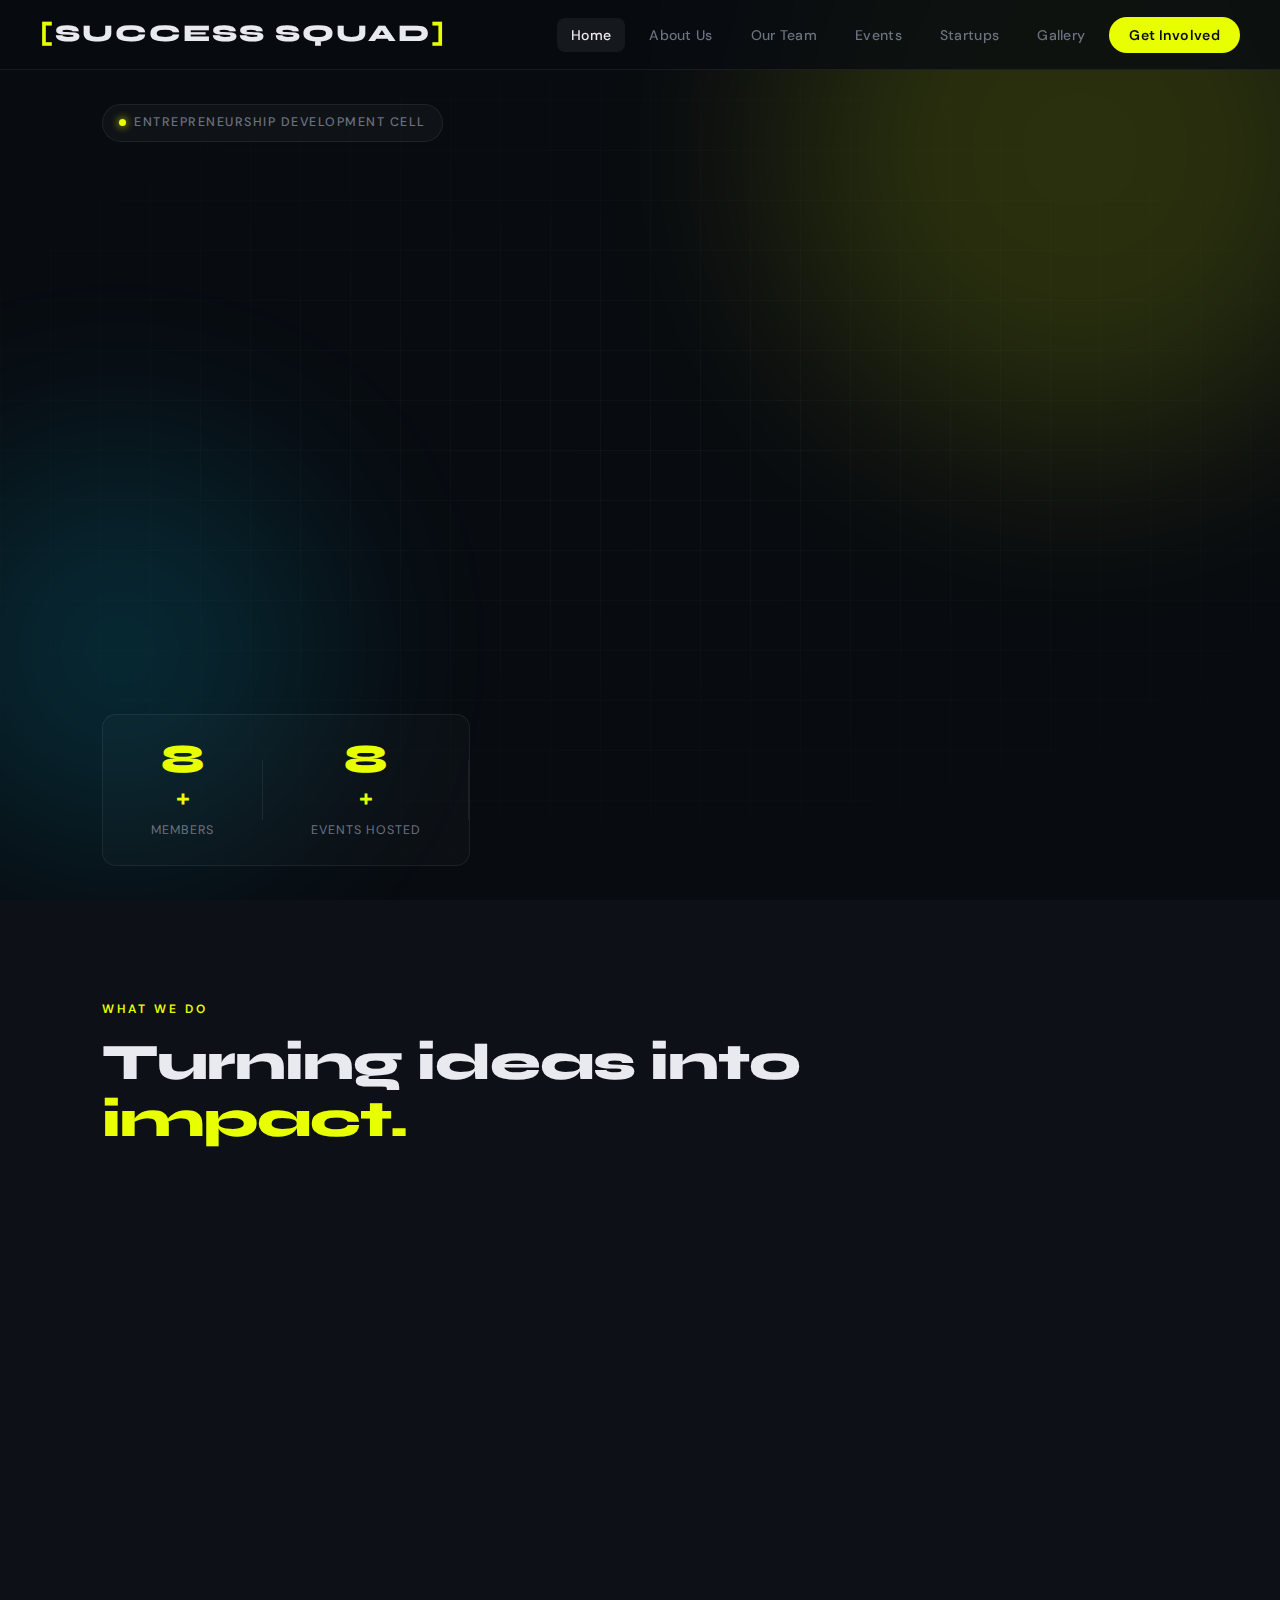
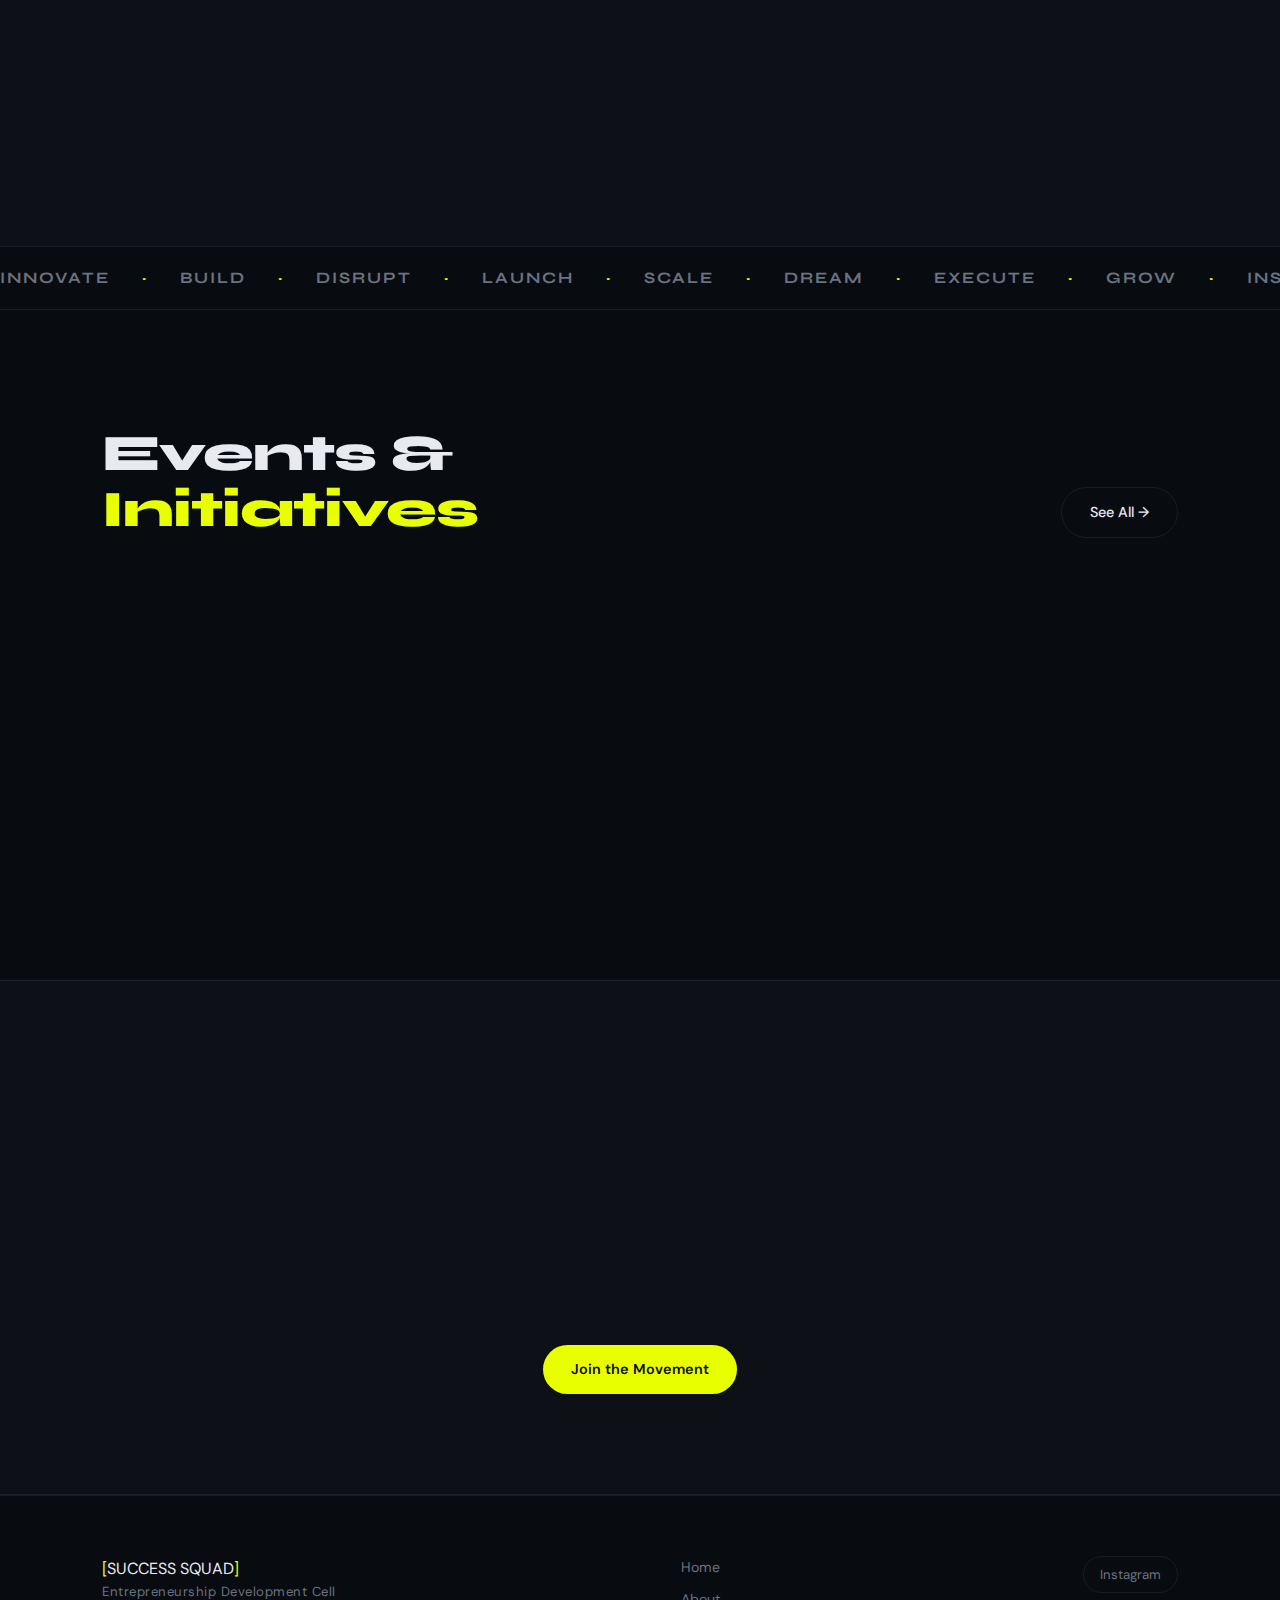
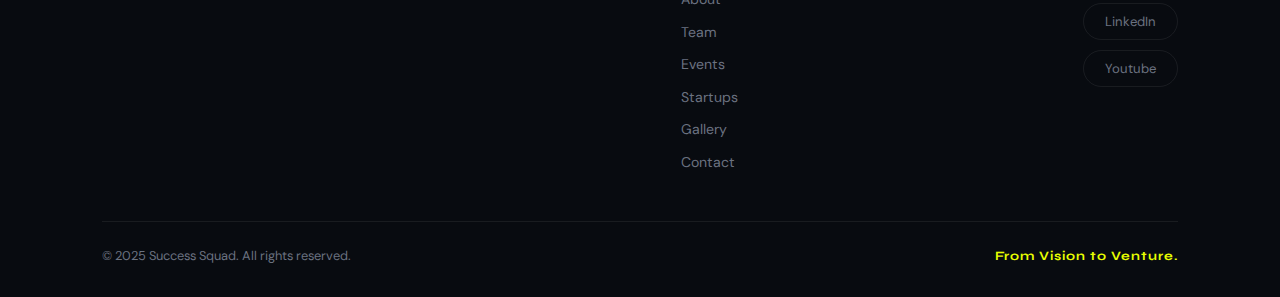
<file: index.html>
<!DOCTYPE html>
<html lang="en">

<head>
  <meta charset="UTF-8" />
  <meta name="viewport" content="width=device-width, initial-scale=1.0" />
  <title>Success Squad — Entrepreneurship Development Cell</title>
  <link rel="stylesheet" href="style.css" />
  <link rel="preconnect" href="https://fonts.googleapis.com">
  <link
    href="https://fonts.googleapis.com/css2?family=Syne:wght@400;600;700;800&family=DM+Sans:ital,wght@0,300;0,400;0,500;1,300&display=swap"
    rel="stylesheet">
</head>

<body>

  <!-- NAV -->
  <nav class="navbar" id="navbar">
    <div class="nav-logo">
      <span class="logo-bracket">[</span>SUCCESS SQUAD<span class="logo-bracket">]</span>
    </div>
    <div class="hamburger" id="hamburger">
      <span></span><span></span><span></span>
    </div>
    <ul class="nav-links" id="navLinks">
      <li><a href="index.html" class="nav-link active">Home</a></li>
      <li><a href="about.html" class="nav-link">About Us</a></li>
      <li><a href="team.html" class="nav-link">Our Team</a></li>
      <li><a href="events.html" class="nav-link">Events</a></li>
      <li><a href="startups.html" class="nav-link">Startups</a></li>
      <li><a href="gallery.html" class="nav-link">Gallery</a></li>
      <li><a href="contact.html" class="nav-link nav-cta">Get Involved</a></li>
    </ul>
  </nav>

  <!-- HERO -->
  <section class="hero">
    <div class="hero-bg-grid"></div>
    <div class="hero-glow glow-1"></div>
    <div class="hero-glow glow-2"></div>

    <div class="hero-content">
      <div class="hero-badge">
        <span class="badge-dot"></span>
        Entrepreneurship Development Cell
      </div>
      <h1 class="hero-title">
        <span class="line-reveal">From Vision</span>
        <span class="line-reveal delay-1">to <em>Venture.</em></span>
      </h1>
      <p class="hero-sub line-reveal delay-2">
        We ignite entrepreneurial spirits, nurture bold ideas, and build the founders of tomorrow — right here on
        campus.
      </p>
      <div class="hero-actions line-reveal delay-3">
        <a href="about.html" class="btn btn-primary">Discover EDC</a>
        <a href="events.html" class="btn btn-ghost">View Events →</a>
      </div>
    </div>

    <div class="hero-stats">
      <div class="stat-item">
        <span class="stat-num" data-target="25">0</span><span class="stat-plus">+</span>
        <span class="stat-label">Members</span>
      </div>
      <div class="stat-divider"></div>
      <div class="stat-item">
        <span class="stat-num" data-target="23">0</span><span class="stat-plus">+</span>
        <span class="stat-label">Events Hosted</span>
      </div>
      <div class="stat-divider"></div>

    </div>
  </section>

  <!-- WHAT WE DO -->
  <section class="section pillars">
    <div class="section-label">What We Do</div>
    <h2 class="section-title">Turning ideas into<br><span class="accent">impact.</span></h2>
    <div class="pillars-grid">
      <div class="pillar-card" style="--delay:0.1s">
        <div class="pillar-icon">🚀</div>
        <h3>Ideation & Innovation</h3>
        <p>From hackathons to ideathons, we create spaces where raw ideas collide and breakthrough concepts emerge.</p>
      </div>
      <div class="pillar-card" style="--delay:0.2s">
        <div class="pillar-icon">🤝</div>
        <h3>Mentorship Network</h3>
        <p>Connect with industry leaders, successful founders, and investors who've walked the entrepreneurial path.</p>
      </div>
      <div class="pillar-card" style="--delay:0.3s">
        <div class="pillar-icon">📈</div>
        <h3>Startup Incubation</h3>
        <p>We guide promising ventures with resources, workshops, and a thriving community to help them scale.</p>
      </div>
      <div class="pillar-card" style="--delay:0.4s">
        <div class="pillar-icon">🌐</div>
        <h3>Industry Connect</h3>
        <p>Bridge the gap between campus and corporates through partnerships, talks, and live project opportunities.</p>
      </div>
    </div>
  </section>

  <!-- MARQUEE -->
  <div class="marquee-wrap">
    <div class="marquee-track">
      <span>Innovate</span><span class="dot">·</span>
      <span>Build</span><span class="dot">·</span>
      <span>Disrupt</span><span class="dot">·</span>
      <span>Launch</span><span class="dot">·</span>
      <span>Scale</span><span class="dot">·</span>
      <span>Dream</span><span class="dot">·</span>
      <span>Execute</span><span class="dot">·</span>
      <span>Grow</span><span class="dot">·</span>
      <span>Inspire</span><span class="dot">·</span>
      <span>Innovate</span><span class="dot">·</span>
      <span>Build</span><span class="dot">·</span>
      <span>Disrupt</span><span class="dot">·</span>
      <span>Launch</span><span class="dot">·</span>
      <span>Scale</span><span class="dot">·</span>
      <span>Dream</span><span class="dot">·</span>
      <span>Execute</span><span class="dot">·</span>
      <span>Grow</span><span class="dot">·</span>
      <span>Inspire</span><span class="dot">·</span>
    </div>
  </div>

  <!-- UPCOMING EVENT TEASER -->
  <section class="section events-teaser">
    <div class="section-label"></div>
    <div class="events-header">
      <h2 class="section-title">Events &<br><span class="accent">Initiatives</span></h2>
      <a href="events.html" class="btn btn-ghost">See All →</a>
    </div>
    <div class="events-list">
      <div class="event-row">
        <span class="event-date">FEB 2026</span>
        <span class="event-name">Aignite</span>
        <span class="event-tag">Hackathon</span>
      </div>
      <div class="event-row">
        <span class="event-date">OCT 2025</span>
        <span class="event-name">Startup Sprint - Hackathon</span>
        <span class="event-tag">Hackathon</span>
      </div>

      <div class="event-row">
        <span class="event-date">OCT 2025</span>
        <span class="event-name">Venture Pitch — Investor Demo Day</span>
        <span class="event-tag">Pitching</span>
      </div>
      <div class="event-row">
        <span class="event-date">OCT 2025</span>
        <span class="event-name">Illuminate 2025</span>
        <span class="event-tag">Workshop</span>
      </div>
    </div>
  </section>

  <!-- CTA STRIP -->
  <section class="cta-strip">
    <h2>Ready to build something <span class="accent">extraordinary?</span></h2>
    <p>Join EDC and become part of a community that turns vision into venture.</p>
    <a href="contact.html" class="btn btn-primary">Join the Movement</a>
  </section>

  <!-- FOOTER -->
  <footer class="footer">
    <div class="footer-top">
      <div class="footer-brand">
        <span class="logo-bracket">[</span>SUCCESS SQUAD<span class="logo-bracket">]</span>
        <p>Entrepreneurship Development Cell</p>
      </div>
      <div class="footer-links">
        <a href="index.html">Home</a>
        <a href="about.html">About</a>
        <a href="team.html">Team</a>
        <a href="events.html">Events</a>
        <a href="startups.html">Startups</a>
        <a href="gallery.html">Gallery</a><a href="contact.html">Contact</a>
      </div>
      <div class="footer-social">
        <a href="https://www.instagram.com/success_squad_8/" class="social-pill">Instagram</a>
        <a href="https://www.linkedin.com/company/success-squad08/" class="social-pill">LinkedIn</a>
        <a href="https://www.youtube.com/@Success_squad_08" class="social-pill">Youtube</a>
      </div>
    </div>
    <div class="footer-bottom">
      <span>© 2025 Success Squad. All rights reserved.</span>
      <span class="tagline-footer">From Vision to Venture.</span>
    </div>
  </footer>

  <script src="main.js"></script>
</body>

</html>
</file>
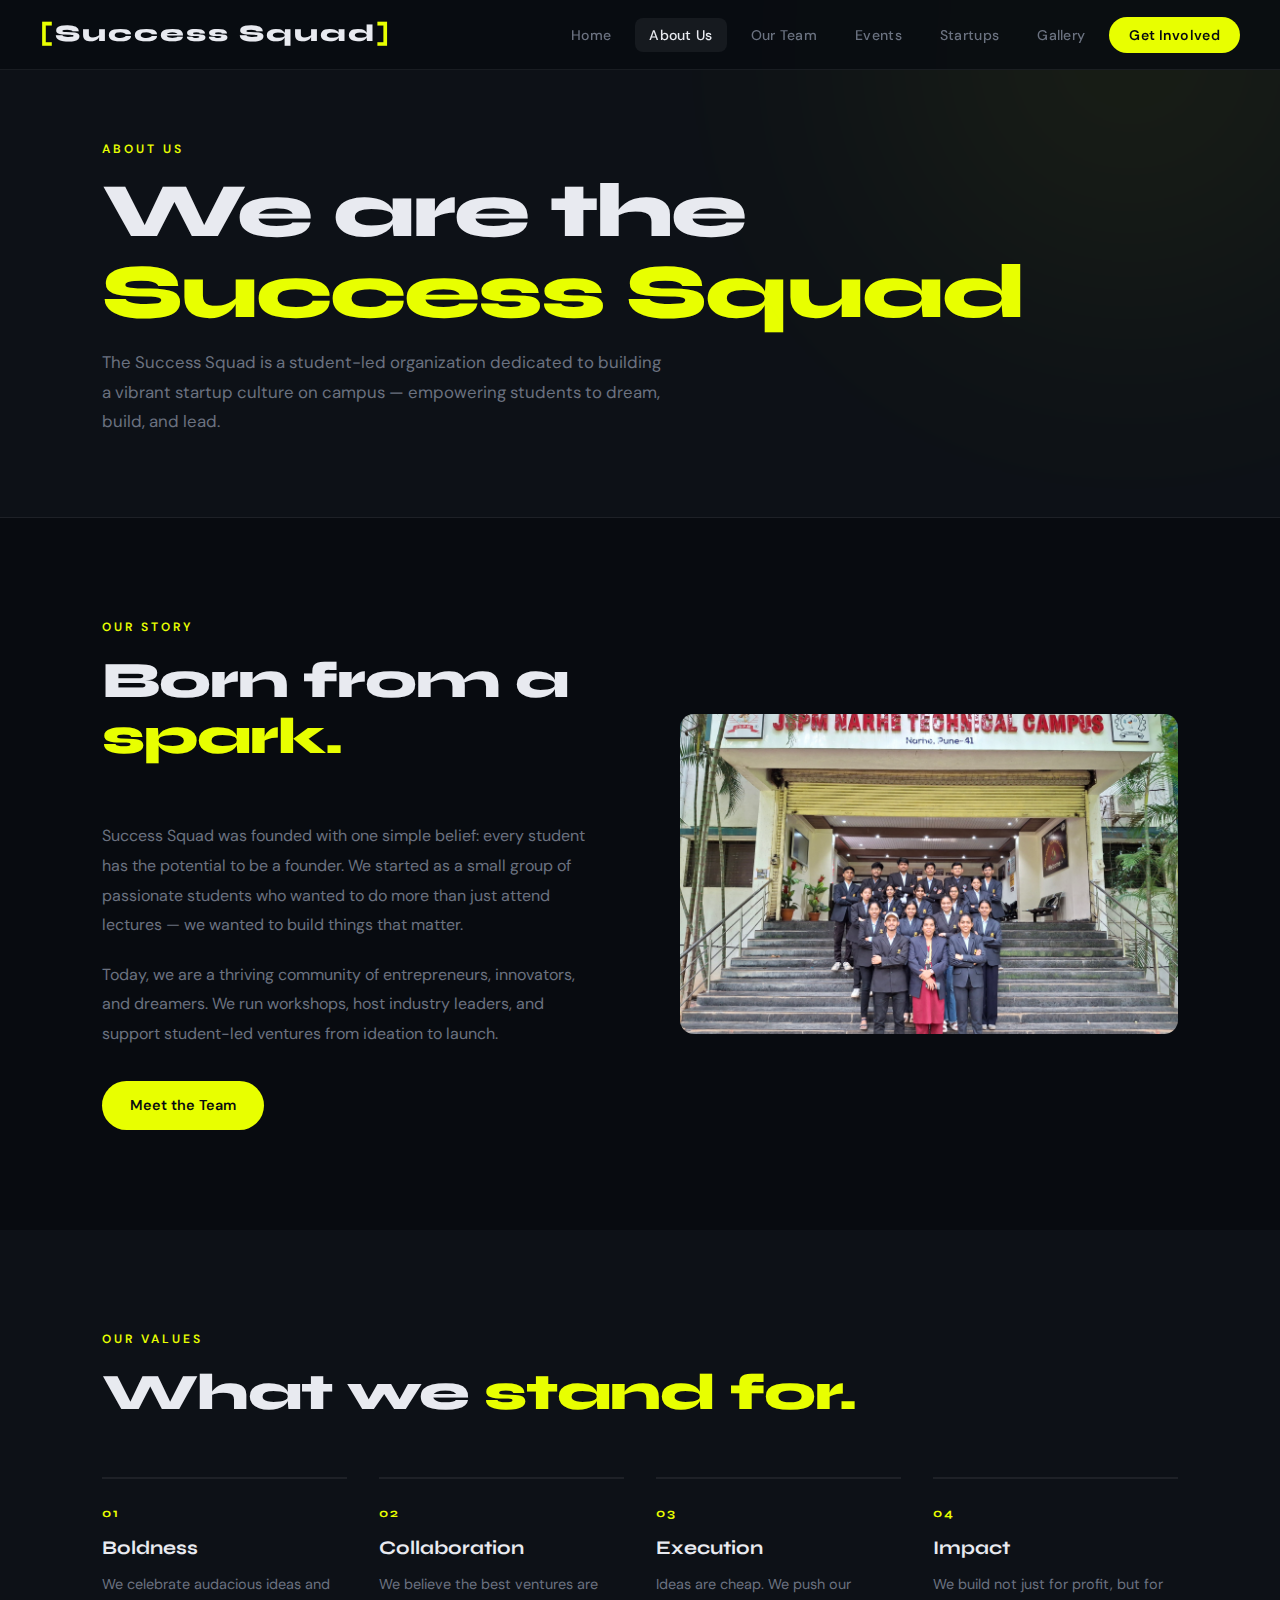
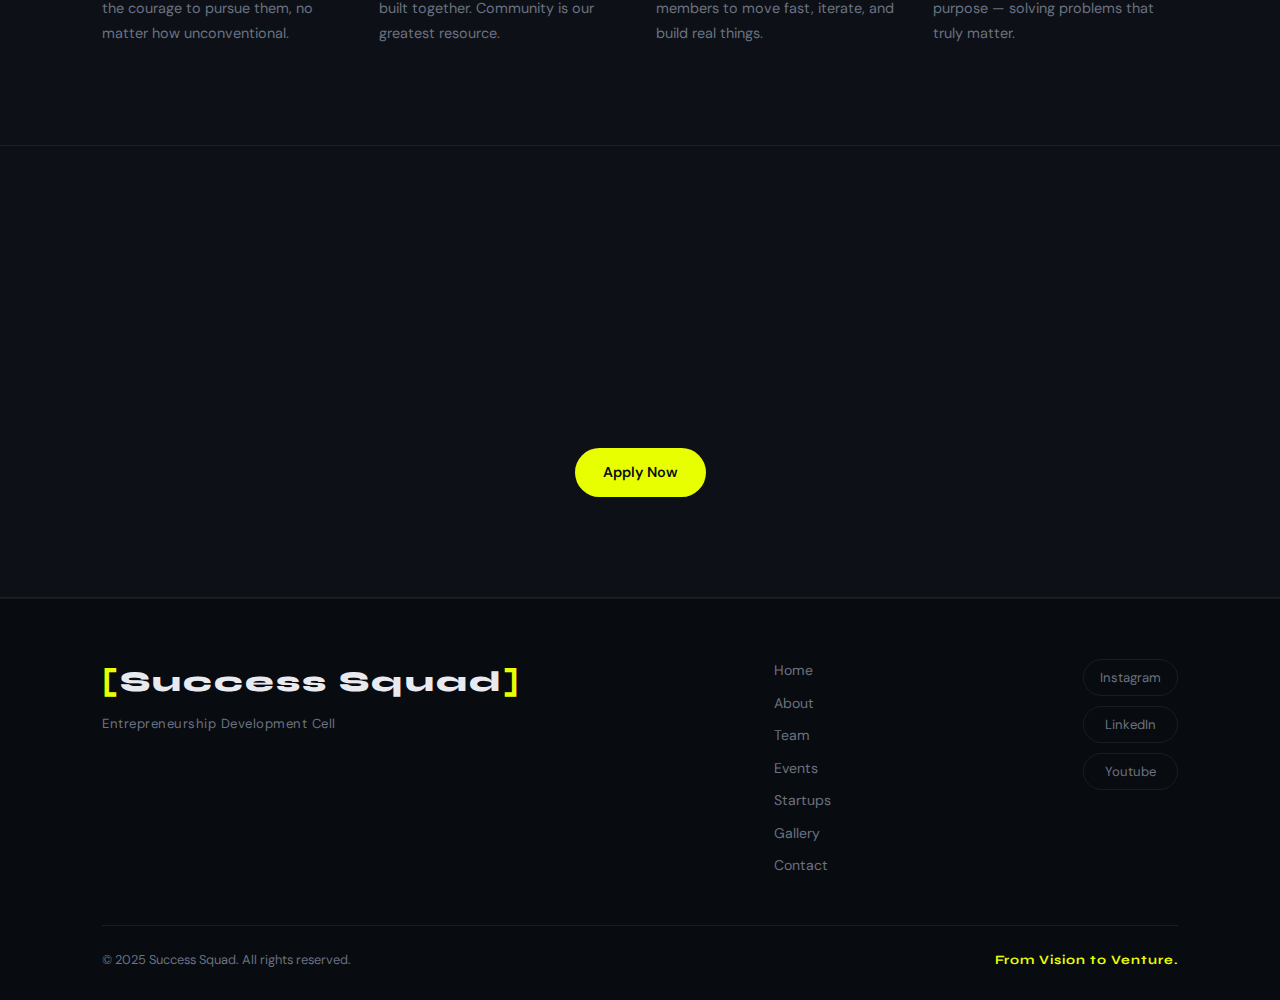
<file: about.html>
<!DOCTYPE html>
<html lang="en">

<head>
  <meta charset="UTF-8" />
  <meta name="viewport" content="width=device-width, initial-scale=1.0" />
  <title>About Us</title>
  <link rel="stylesheet" href="style.css" />
  <link rel="preconnect" href="https://fonts.googleapis.com">
  <link
    href="https://fonts.googleapis.com/css2?family=Syne:wght@400;600;700;800&family=DM+Sans:ital,wght@0,300;0,400;0,500;1,300&display=swap"
    rel="stylesheet">
</head>

<body>

  <nav class="navbar" id="navbar">
    <div class="nav-logo"><span class="logo-bracket">[</span>Success Squad<span class="logo-bracket">]</span></div>
    <div class="hamburger" id="hamburger"><span></span><span></span><span></span></div>
    <ul class="nav-links" id="navLinks">
      <li><a href="index.html" class="nav-link">Home</a></li>
      <li><a href="about.html" class="nav-link active">About Us</a></li>
      <li><a href="team.html" class="nav-link">Our Team</a></li>
      <li><a href="events.html" class="nav-link">Events</a></li>
      <li><a href="startups.html" class="nav-link">Startups</a></li>
      <li><a href="gallery.html" class="nav-link">Gallery</a></li>
      <li><a href="contact.html" class="nav-link nav-cta">Get Involved</a></li>
    </ul>
  </nav>

  <div class="page-header">
    <div class="section-label">About Us</div>
    <h1>We are the <span class="accent">Success Squad</span></h1>
    <p>The Success Squad is a student-led organization dedicated to building a vibrant startup culture on campus —
      empowering students to dream, build, and lead.</p>
  </div>

  <section class="section" style="background: var(--bg);">
    <div class="two-col">
      <div class="col-text">
        <div class="section-label">Our Story</div>
        <h2 class="section-title">Born from a <span class="accent">spark.</span></h2>
        <p style="color: var(--text-muted); line-height: 1.85; margin-bottom: 20px;">
          Success Squad was founded with one simple belief: every student has the potential to be a founder. We started
          as a small group of passionate students who wanted to do more than just attend lectures — we wanted to build
          things that matter.
        </p>
        <p style="color: var(--text-muted); line-height: 1.85; margin-bottom: 32px;">
          Today, we are a thriving community of entrepreneurs, innovators, and dreamers. We run workshops, host industry
          leaders, and support student-led ventures from ideation to launch.
        </p>
        <a href="team.html" class="btn btn-primary">Meet the Team</a>
      </div>
      <div class="col-visual">
        <div class="about-visual">
          <img src="images/success-squad-team.jpg" alt="Success Squad Team Photo" class="team-photo" />

        </div>
      </div>
    </div>
  </section>

  <section class="section" style="background: var(--bg-2);">
    <div class="section-label">Our Values</div>
    <h2 class="section-title">What we <span class="accent">stand for.</span></h2>
    <div class="values-grid">
      <div class="value-item">
        <span class="value-num">01</span>
        <h3>Boldness</h3>
        <p>We celebrate audacious ideas and the courage to pursue them, no matter how unconventional.</p>
      </div>
      <div class="value-item">
        <span class="value-num">02</span>
        <h3>Collaboration</h3>
        <p>We believe the best ventures are built together. Community is our greatest resource.</p>
      </div>
      <div class="value-item">
        <span class="value-num">03</span>
        <h3>Execution</h3>
        <p>Ideas are cheap. We push our members to move fast, iterate, and build real things.</p>
      </div>
      <div class="value-item">
        <span class="value-num">04</span>
        <h3>Impact</h3>
        <p>We build not just for profit, but for purpose — solving problems that truly matter.</p>
      </div>
    </div>
  </section>

  <section class="cta-strip">
    <h2>Join a community of <span class="accent">builders.</span></h2>
    <p>Applications are open. Take the first step toward building your vision.</p>
    <a href="contact.html" class="btn btn-primary">Apply Now</a>
  </section>

  <footer class="footer">
    <div class="footer-top">
      <div class="footer-brand">
        <span class="nav-logo"><span class="logo-bracket">[</span>Success Squad<span
            class="logo-bracket">]</span></span>
        <p>Entrepreneurship Development Cell</p>
      </div>
      <div class="footer-links">
        <a href="index.html">Home</a>
        <a href="about.html">About</a>
        <a href="team.html">Team</a>
        <a href="events.html">Events</a>
        <a href="startups.html">Startups</a>
        <a href="gallery.html">Gallery</a><a href="contact.html">Contact</a>
      </div>
      <div class="footer-social">
        <a href="https://www.instagram.com/success_squad_8/" class="social-pill">Instagram</a>
        <a href="https://www.linkedin.com/company/success-squad08/" class="social-pill">LinkedIn</a>
        <a href="https://www.youtube.com/@Success_squad_08" class="social-pill">Youtube</a>
      </div>
    </div>
    <div class="footer-bottom">
      <span>© 2025 Success Squad. All rights reserved.</span>
      <span class="tagline-footer">From Vision to Venture.</span>
    </div>
  </footer>

  <style>
    .two-col {
      display: grid;
      grid-template-columns: 1fr 1fr;
      gap: 80px;
      align-items: center;
    }

    @media (max-width: 860px) {
      .two-col {
        grid-template-columns: 1fr;
        gap: 40px;
      }
    }

    .about-visual {
      border-radius: var(--radius);
      height: 320px;
      overflow: hidden;
      width: 100%;
    }

    .team-photo {
      width: 100%;
      height: 100%;
      object-fit: cover;
      display: block;
    }

    .values-grid {
      display: grid;
      grid-template-columns: repeat(auto-fit, minmax(240px, 1fr));
      gap: 32px;
    }

    .value-item {
      border-top: 2px solid var(--border);
      padding-top: 24px;
      transition: border-color 0.3s;
    }

    .value-item:hover {
      border-top-color: var(--accent);
    }

    .value-num {
      font-family: var(--font-display);
      font-size: 0.78rem;
      font-weight: 700;
      color: var(--accent);
      letter-spacing: 2px;
      display: block;
      margin-bottom: 10px;
    }

    .value-item h3 {
      font-family: var(--font-display);
      font-size: 1.2rem;
      font-weight: 700;
      margin-bottom: 8px;
    }

    .value-item p {
      font-size: 0.9rem;
      color: var(--text-muted);
      line-height: 1.7;
    }
  </style>

  <script src="main.js"></script>
</body>

</html>
</file>
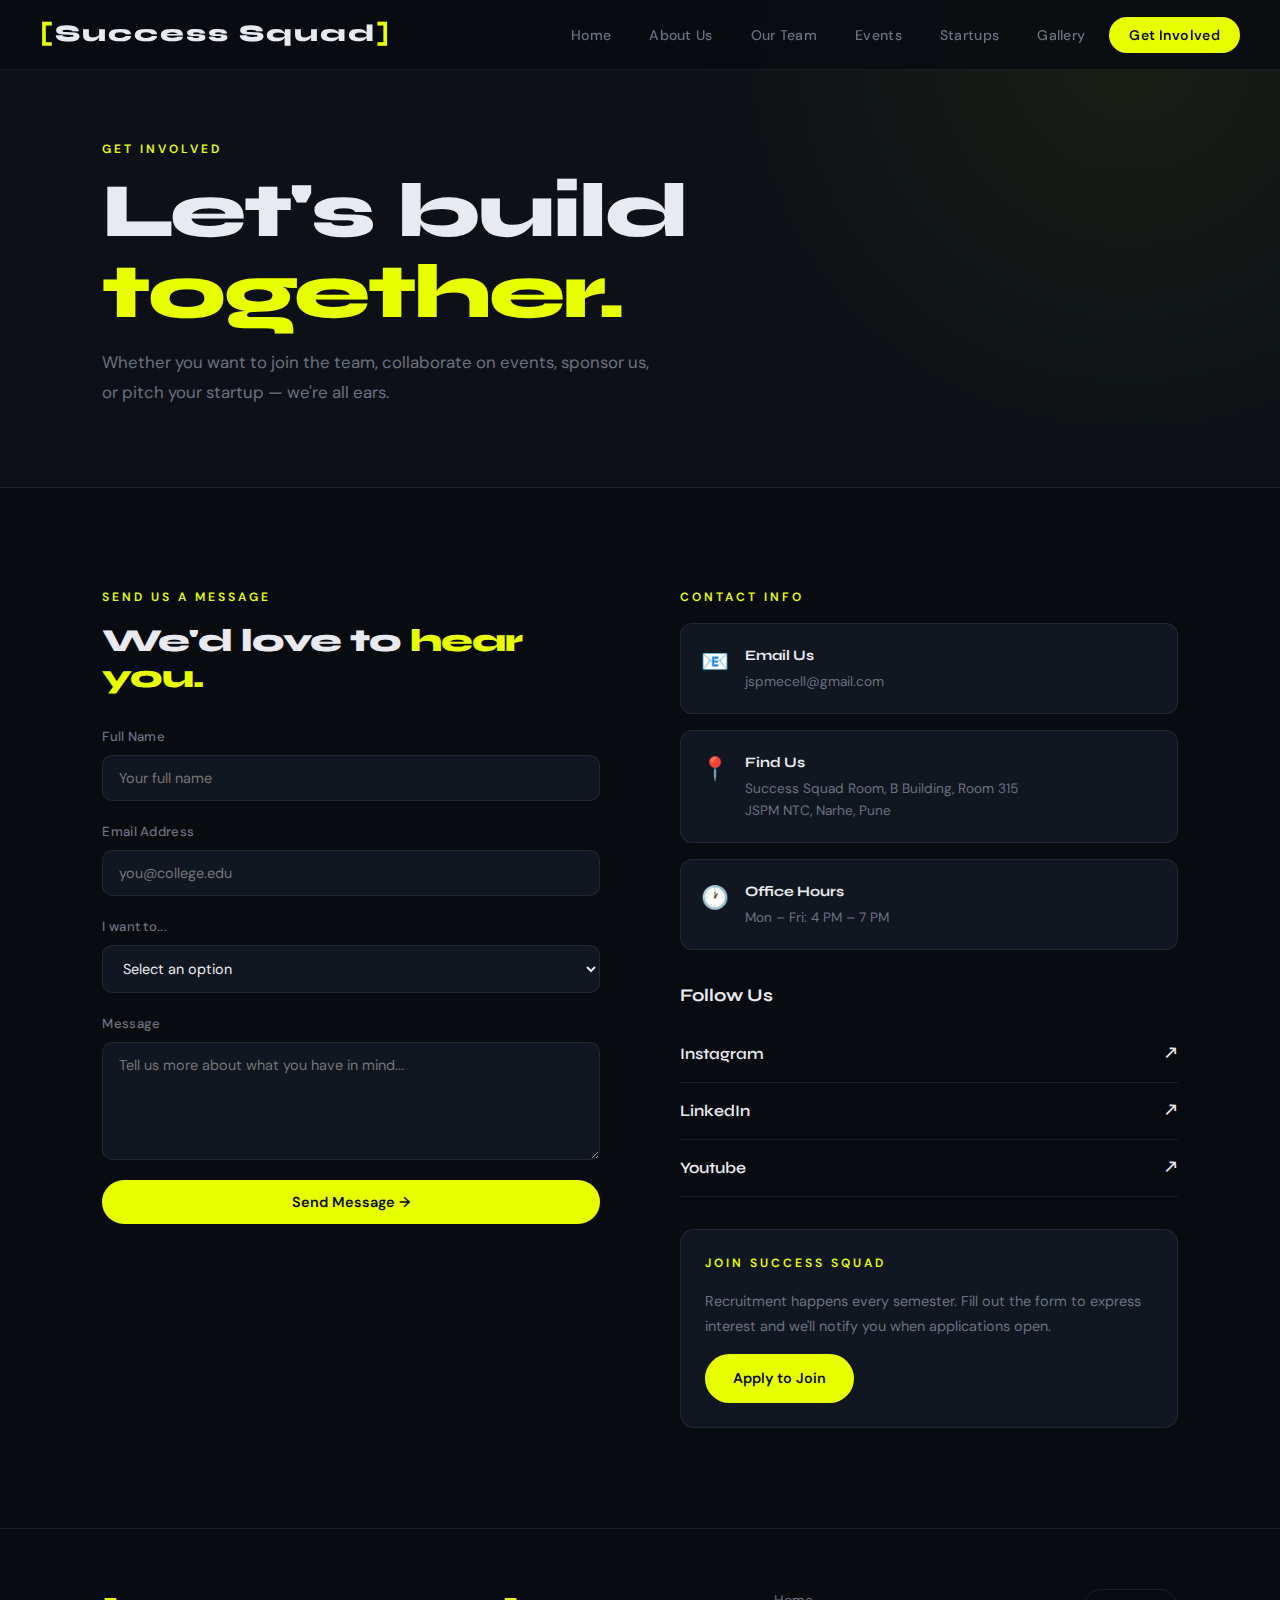
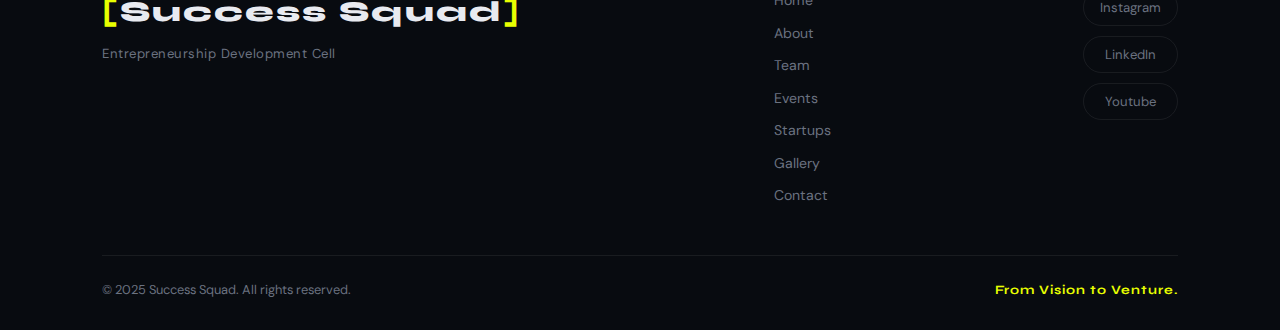
<file: contact.html>
<!DOCTYPE html>
<html lang="en">

<head>
  <meta charset="UTF-8" />
  <meta name="viewport" content="width=device-width, initial-scale=1.0" />
  <title>Get Involved</title>
  <link rel="stylesheet" href="style.css" />
  <link rel="preconnect" href="https://fonts.googleapis.com">
  <link
    href="https://fonts.googleapis.com/css2?family=Syne:wght@400;600;700;800&family=DM+Sans:ital,wght@0,300;0,400;0,500;1,300&display=swap"
    rel="stylesheet">
</head>

<body>

  <nav class="navbar" id="navbar">
    <div class="nav-logo"><span class="logo-bracket">[</span>Success Squad<span class="logo-bracket">]</span></div>
    <div class="hamburger" id="hamburger"><span></span><span></span><span></span></div>
    <ul class="nav-links" id="navLinks">
      <li><a href="index.html" class="nav-link">Home</a></li>
      <li><a href="about.html" class="nav-link">About Us</a></li>
      <li><a href="team.html" class="nav-link">Our Team</a></li>
      <li><a href="events.html" class="nav-link">Events</a></li>
      <li><a href="startups.html" class="nav-link">Startups</a></li>
      <li><a href="gallery.html" class="nav-link">Gallery</a></li>
      <li><a href="contact.html" class="nav-link nav-cta active">Get Involved</a></li>
    </ul>
  </nav>

  <div class="page-header">
    <div class="section-label">Get Involved</div>
    <h1>Let's build <span class="accent">together.</span></h1>
    <p>Whether you want to join the team, collaborate on events, sponsor us, or pitch your startup — we're all ears.</p>
  </div>

  <section class="section contact-section" style="background: var(--bg);">
    <div class="contact-layout">

      <!-- FORM -->
      <div class="contact-form-wrap">
        <div class="section-label">Send Us a Message</div>
        <h2 class="section-title" style="font-size: 2rem; margin-bottom: 32px;">We'd love to <span class="accent">hear
            you.</span></h2>
        <form class="contact-form" id="contactForm">
          <div class="form-group">
            <label for="name">Full Name</label>
            <input type="text" id="name" placeholder="Your full name" required />
          </div>
          <div class="form-group">
            <label for="email">Email Address</label>
            <input type="email" id="email" placeholder="you@college.edu" required />
          </div>
          <div class="form-group">
            <label for="subject">I want to...</label>
            <select id="subject">
              <option value="">Select an option</option>
              <option>Join the Success Squad Team</option>
              <option>Collaborate on an Event</option>
              <option>Submit a Startup Idea</option>
              <option>Sponsor Success Squad</option>
              <option>Invite as Speaker</option>
              <option>Other</option>
            </select>
          </div>
          <div class="form-group">
            <label for="message">Message</label>
            <textarea id="message" rows="5" placeholder="Tell us more about what you have in mind..."></textarea>
          </div>
          <button type="submit" class="btn btn-primary" style="width:100%; justify-content:center;">Send Message
            →</button>
        </form>
        <div class="form-success" id="formSuccess">
          <span>✅</span>
          <p>Thanks for reaching out! We'll get back to you within 2-3 working days.</p>
        </div>
      </div>

      <!-- INFO -->
      <div class="contact-info">
        <div class="section-label">Contact Info</div>
        <div class="info-cards">
          <div class="info-card">
            <span class="info-icon">📧</span>
            <div>
              <h4>Email Us</h4>
              <p>jspmecell@gmail.com</p>
            </div>
          </div>
          <div class="info-card">
            <span class="info-icon">📍</span>
            <div>
              <h4>Find Us</h4>
              <p>Success Squad Room, B Building, Room 315<br>JSPM NTC, Narhe, Pune</p>
            </div>
          </div>
          <div class="info-card">
            <span class="info-icon">🕐</span>
            <div>
              <h4>Office Hours</h4>
              <p>Mon – Fri: 4 PM – 7 PM</p>
            </div>
          </div>
        </div>

        <div class="social-section">
          <h4 style="font-family: var(--font-display); font-size:1.1rem; margin-bottom:16px;">Follow Us</h4>
          <div class="social-links-big">
            <a href="https://www.instagram.com/success_squad_8/" class="social-link-row">
              <span>Instagram</span>
              <span class="social-arrow">↗</span>
            </a>
            <a href="https://www.linkedin.com/company/success-squad08/" class="social-link-row">
              <span>LinkedIn</span>
              <span class="social-arrow">↗</span>
            </a>
            <a href="https://www.youtube.com/@Success_squad_08" class="social-link-row">
              <span>Youtube</span>
              <span class="social-arrow">↗</span>
            </a>
          </div>
        </div>

        <div class="join-box">
          <div class="section-label">Join Success Squad</div>
          <p style="color:var(--text-muted); font-size:0.9rem; line-height:1.7; margin-bottom:16px;">Recruitment happens
            every semester. Fill out the form to express interest and we'll notify you when applications open.</p>
          <a href="#contactForm" class="btn btn-primary" style="display:inline-flex;">Apply to Join</a>
        </div>
      </div>
    </div>
  </section>

  <footer class="footer">
    <div class="footer-top">
      <div class="footer-brand">
        <span class="nav-logo"><span class="logo-bracket">[</span>Success Squad<span
            class="logo-bracket">]</span></span>
        <p>Entrepreneurship Development Cell</p>
      </div>
      <div class="footer-links">
        <a href="index.html">Home</a><a href="about.html">About</a>
        <a href="team.html">Team</a><a href="events.html">Events</a>
        <a href="startups.html">Startups</a><a href="gallery.html">Gallery</a><a href="contact.html">Contact</a>
      </div>
      <div class="footer-social">
        <a href="https://www.instagram.com/success_squad_8/" class="social-pill">Instagram</a>
        <a href="https://www.linkedin.com/company/success-squad08/" class="social-pill">LinkedIn</a>
        <a href="https://www.youtube.com/@Success_squad_08" class="social-pill">Youtube</a>
      </div>
    </div>
    <div class="footer-bottom">
      <span>© 2025 Success Squad. All rights reserved.</span>
      <span class="tagline-footer">From Vision to Venture.</span>
    </div>
  </footer>

  <style>
    .contact-layout {
      display: grid;
      grid-template-columns: 1fr 1fr;
      gap: 80px;
      align-items: flex-start;
    }

    body {
      margin: 0;
      padding: 0;
      max-width: 100%;
    }

    img {
      max-width: 100%;
      height: auto;
    }

    .container {
      width: 100%;
      padding: 10px;
    }

    @media (max-width: 860px) {
      .contact-layout {
        grid-template-columns: 1fr;
        gap: 48px;
      }
    }

    .contact-form {
      display: flex;
      flex-direction: column;
      gap: 20px;
    }

    .form-group {
      display: flex;
      flex-direction: column;
      gap: 8px;
    }

    .form-group label {
      font-size: 0.82rem;
      font-weight: 500;
      color: var(--text-muted);
      letter-spacing: 0.3px;
    }

    .form-group input,
    .form-group select,
    .form-group textarea {
      background: var(--bg-card);
      border: 1px solid var(--border);
      border-radius: 10px;
      padding: 13px 16px;
      color: var(--text);
      font-family: var(--font-body);
      font-size: 0.9rem;
      outline: none;
      transition: border-color 0.2s;
      resize: vertical;
    }

    .form-group input:focus,
    .form-group select:focus,
    .form-group textarea:focus {
      border-color: var(--accent);
    }

    .form-group select option {
      background: var(--bg-card);
    }

    .form-success {
      display: none;
      align-items: center;
      gap: 14px;
      background: rgba(232, 255, 0, 0.06);
      border: 1px solid rgba(232, 255, 0, 0.2);
      border-radius: var(--radius);
      padding: 20px 24px;
      margin-top: 8px;
    }

    .form-success.visible {
      display: flex;
    }

    .form-success span {
      font-size: 1.5rem;
    }

    .form-success p {
      font-size: 0.9rem;
      color: var(--text-muted);
    }

    .info-cards {
      display: flex;
      flex-direction: column;
      gap: 16px;
      margin-bottom: 32px;
    }

    .info-card {
      display: flex;
      gap: 16px;
      align-items: flex-start;
      background: var(--bg-card);
      border: 1px solid var(--border);
      border-radius: 12px;
      padding: 20px;
    }

    .info-icon {
      font-size: 1.4rem;
    }

    .info-card h4 {
      font-family: var(--font-display);
      font-size: 0.9rem;
      font-weight: 700;
      margin-bottom: 4px;
    }

    .info-card p {
      font-size: 0.85rem;
      color: var(--text-muted);
      line-height: 1.6;
    }

    .social-links-big {
      display: flex;
      flex-direction: column;
      gap: 0;
    }

    .social-link-row {
      display: flex;
      justify-content: space-between;
      align-items: center;
      padding: 14px 0;
      border-bottom: 1px solid var(--border);
      text-decoration: none;
      color: var(--text);
      font-family: var(--font-display);
      font-size: 1rem;
      font-weight: 600;
      transition: color 0.2s, padding-left 0.2s;
    }

    .social-link-row:hover {
      color: var(--accent);
      padding-left: 8px;
    }

    .social-arrow {
      font-size: 1.1rem;
    }

    .social-section {
      margin-bottom: 32px;
    }

    .join-box {
      background: var(--bg-card);
      border: 1px solid var(--border);
      border-radius: var(--radius);
      padding: 24px;
    }
  </style>

  <script>
    document.getElementById('contactForm')?.addEventListener('submit', function (e) {
      e.preventDefault();
      document.getElementById('contactForm').style.display = 'none';
      document.getElementById('formSuccess').classList.add('visible');
    });
  </script>
  <script src="main.js"></script>
</body>

</html>
</file>
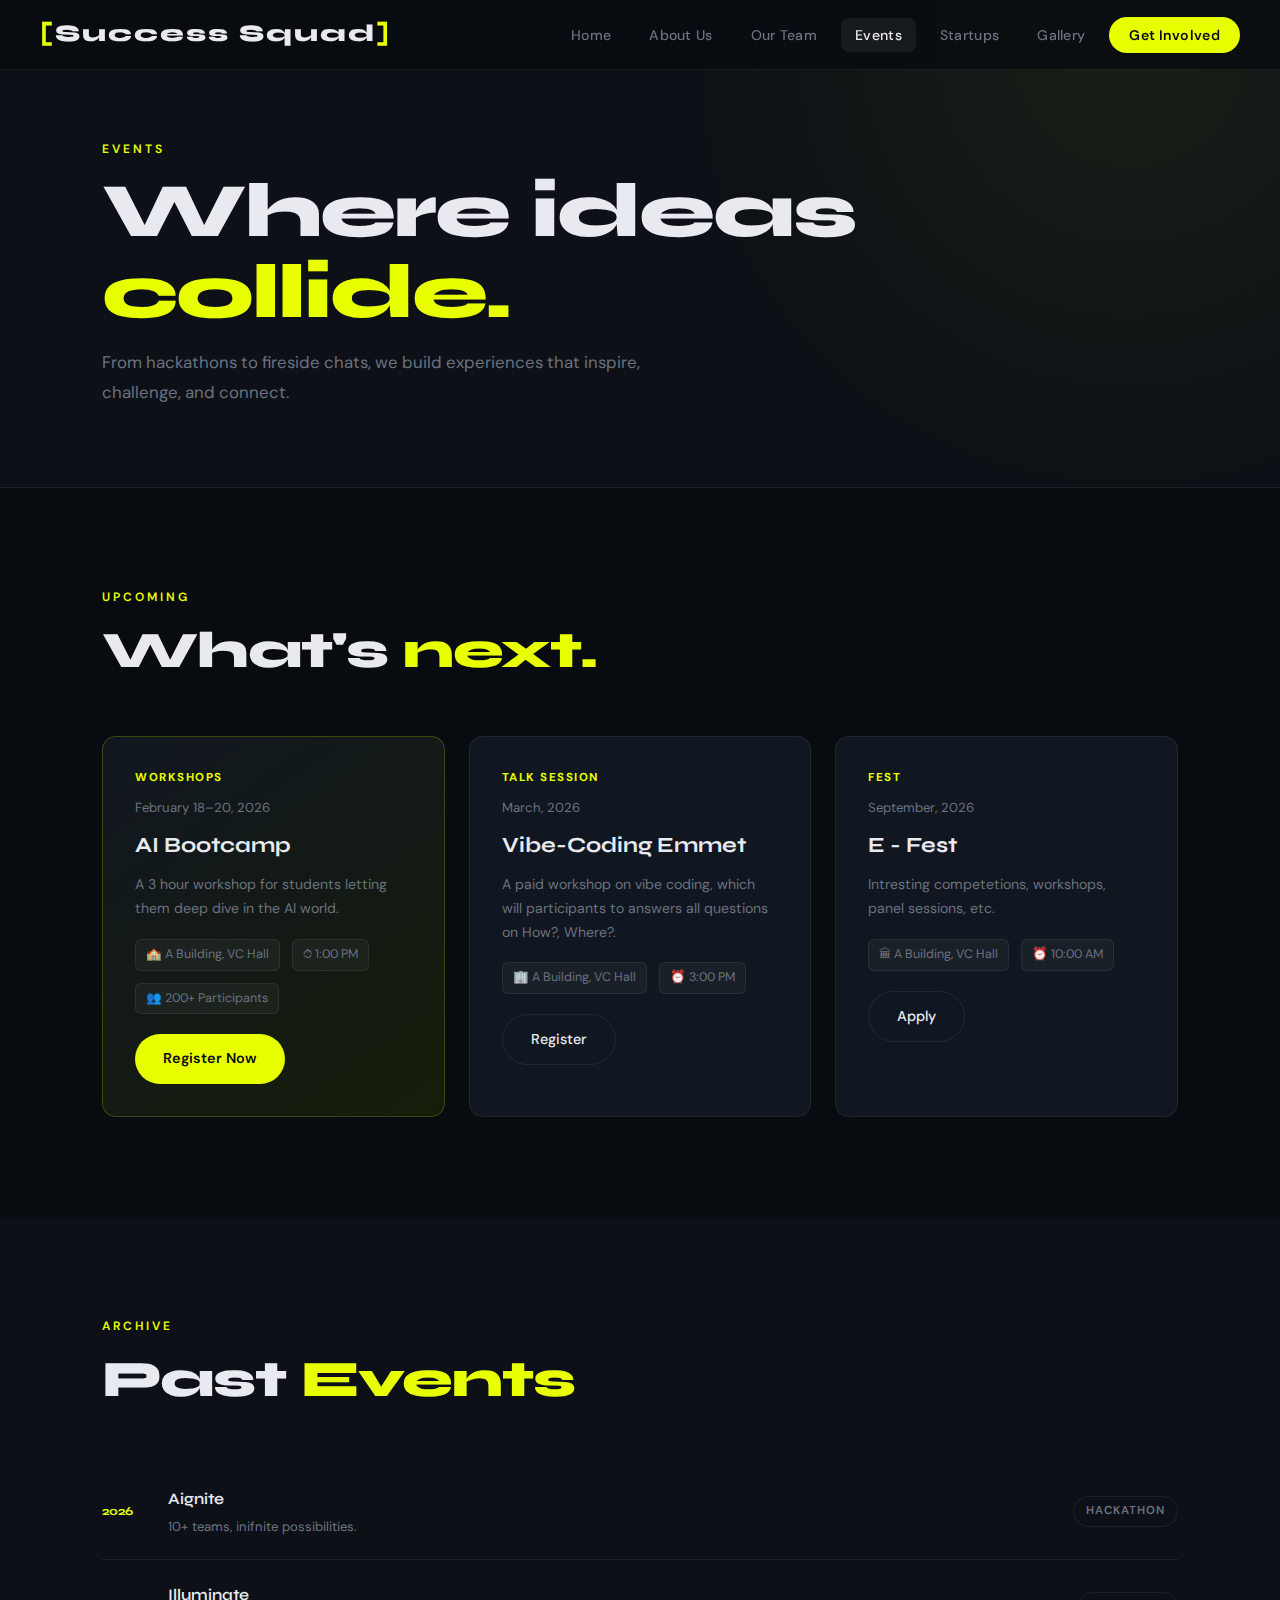
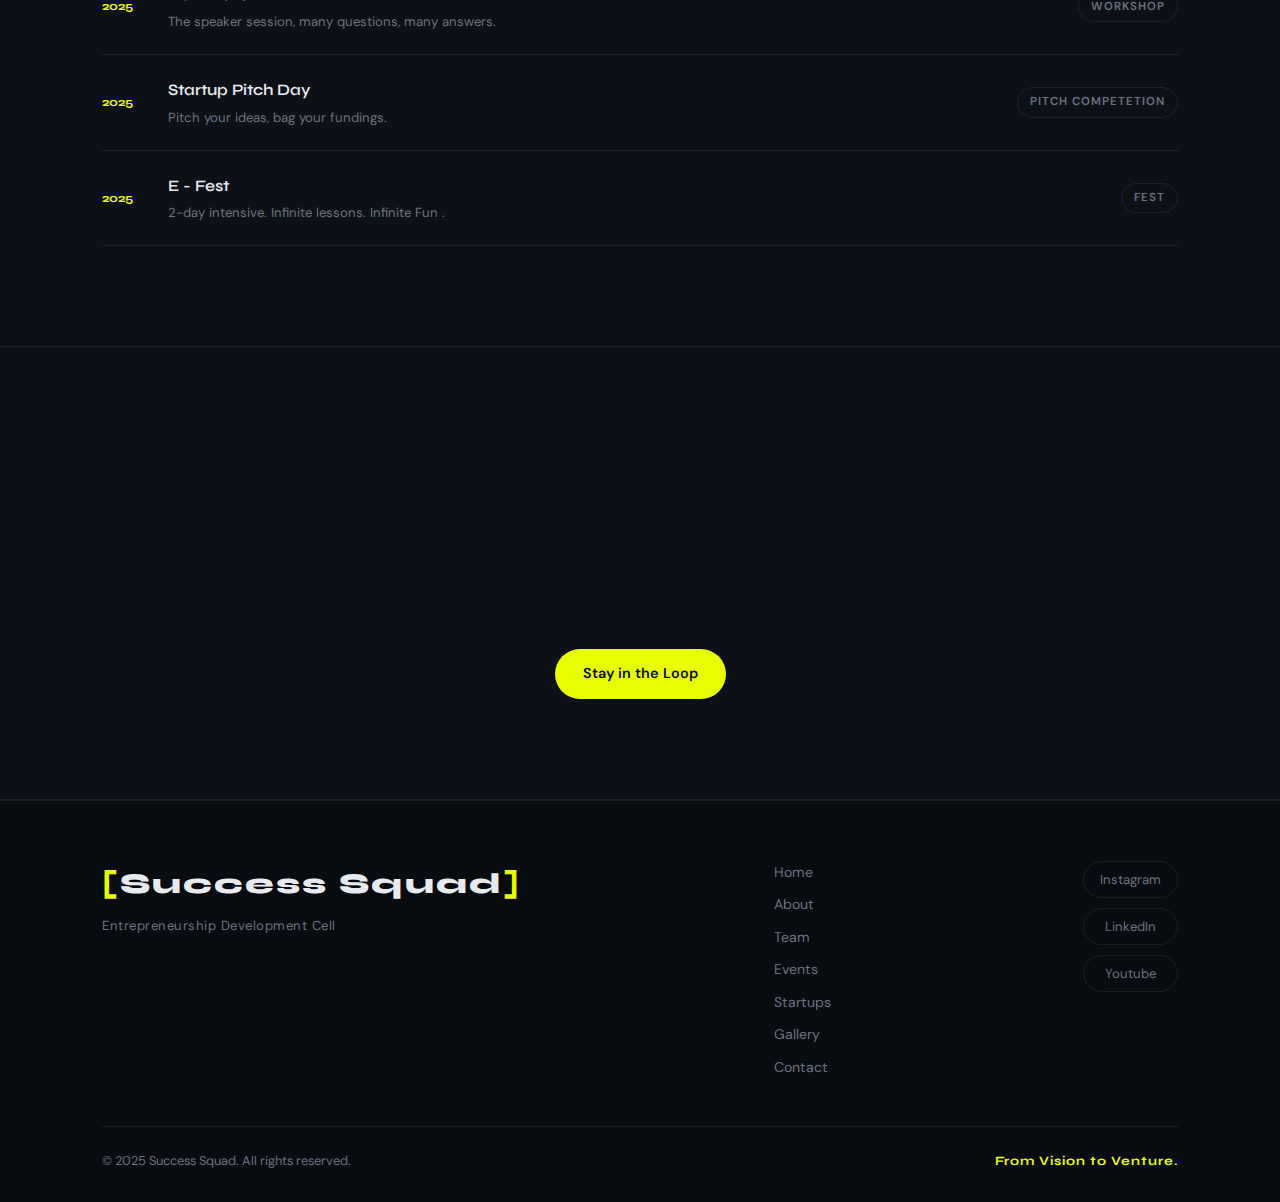
<file: events.html>
<!DOCTYPE html>
<html lang="en">

<head>
  <meta charset="UTF-8" />
  <meta name="viewport" content="width=device-width, initial-scale=1.0" />
  <title>Events</title>
  <link rel="stylesheet" href="style.css" />
  <link rel="preconnect" href="https://fonts.googleapis.com">
  <link
    href="https://fonts.googleapis.com/css2?family=Syne:wght@400;600;700;800&family=DM+Sans:ital,wght@0,300;0,400;0,500;1,300&display=swap"
    rel="stylesheet">
</head>

<body>

  <nav class="navbar" id="navbar">
    <div class="nav-logo"><span class="logo-bracket">[</span>Success Squad<span class="logo-bracket">]</span></div>
    <div class="hamburger" id="hamburger"><span></span><span></span><span></span></div>
    <ul class="nav-links" id="navLinks">
      <li><a href="index.html" class="nav-link">Home</a></li>
      <li><a href="about.html" class="nav-link">About Us</a></li>
      <li><a href="team.html" class="nav-link">Our Team</a></li>
      <li><a href="events.html" class="nav-link active">Events</a></li>
      <li><a href="startups.html" class="nav-link">Startups</a></li>
      <li><a href="gallery.html" class="nav-link">Gallery</a></li>
      <li><a href="contact.html" class="nav-link nav-cta">Get Involved</a></li>
    </ul>
  </nav>

  <div class="page-header">
    <div class="section-label">Events</div>
    <h1>Where ideas <span class="accent">collide.</span></h1>
    <p>From hackathons to fireside chats, we build experiences that inspire, challenge, and connect.</p>
  </div>

  <!-- UPCOMING -->
  <section class="section" style="background: var(--bg);">
    <div class="section-label">Upcoming</div>
    <h2 class="section-title">What's <span class="accent">next.</span></h2>
    <div class="event-cards">
      <div class="event-card highlight-card">
        <div class="event-card-tag">Workshops</div>
        <div class="event-card-date">February 18–20, 2026</div>
        <h3>AI Bootcamp</h3>
        <p>A 3 hour workshop for students letting them deep dive in the AI world.</p>
        <div class="event-card-meta">
          <span>🏫 A Building, VC Hall</span>
          <span>⏱ 1:00 PM</span>
          <span>👥 200+ Participants</span>
        </div>
        <a href="contact.html" class="btn btn-primary" style="margin-top:20px;">Register Now</a>
      </div>
      <div class="event-card">
        <div class="event-card-tag">Talk Session</div>
        <div class="event-card-date">March, 2026</div>
        <h3>Vibe-Coding Emmet</h3>
        <p>A paid workshop on vibe coding, which will participants to answers all questions on How?, Where?.</p>
        <div class="event-card-meta">
          <span>🏢 A Building, VC Hall</span>
          <span>⏰ 3:00 PM</span>
        </div>
        <a href="contact.html" class="btn btn-ghost" style="margin-top:20px;">Register</a>
      </div>
      <div class="event-card">
        <div class="event-card-tag">Fest</div>
        <div class="event-card-date">September, 2026</div>
        <h3>E - Fest</h3>
        <p>Intresting competetions, workshops, panel sessions, etc.</p>
        <div class="event-card-meta">
          <span>🏛 A Building, VC Hall</span>
          <span>⏰ 10:00 AM</span>
        </div>
        <a href="contact.html" class="btn btn-ghost" style="margin-top:20px;">Apply</a>
      </div>
    </div>
  </section>

  <!-- PAST EVENTS -->
  <section class="section" style="background: var(--bg-2);">
    <div class="section-label">Archive</div>
    <h2 class="section-title">Past <span class="accent">Events</span></h2>
    <div class="past-events">
      <div class="past-event-row">
        <div class="past-event-left">
          <span class="past-event-year">2026</span>
          <div>
            <h4>Aignite</h4>
            <p>10+ teams, inifnite possibilities.</p>
          </div>
        </div>
        <span class="event-tag">Hackathon</span>
      </div>
      <div class="past-event-row">
        <div class="past-event-left">
          <span class="past-event-year">2025</span>
          <div>
            <h4>Illuminate</h4>
            <p>The speaker session, many questions, many answers.</p>
          </div>
        </div>
        <span class="event-tag">Workshop</span>
      </div>
      <div class="past-event-row">
        <div class="past-event-left">
          <span class="past-event-year">2025</span>
          <div>
            <h4>Startup Pitch Day</h4>
            <p>Pitch your ideas, bag your fundings.</p>
          </div>
        </div>
        <span class="event-tag">Pitch Competetion</span>
      </div>
      <div class="past-event-row">
        <div class="past-event-left">
          <span class="past-event-year">2025</span>
          <div>
            <h4>E - Fest</h4>
            <p>2-day intensive. Infinite lessons. Infinite Fun .</p>
          </div>
        </div>
        <span class="event-tag">Fest</span>
      </div>

    </div>
  </section>

  <section class="cta-strip">
    <h2>Don't miss our <span class="accent">next event.</span></h2>
    <p>Stay updated by following us on social media or signing up for our newsletter.</p>
    <a href="contact.html" class="btn btn-primary">Stay in the Loop</a>
  </section>

  <footer class="footer">
    <div class="footer-top">
      <div class="footer-brand">
        <span class="nav-logo"><span class="logo-bracket">[</span>Success Squad<span
            class="logo-bracket">]</span></span>
        <p>Entrepreneurship Development Cell</p>
      </div>
      <div class="footer-links">
        <a href="index.html">Home</a><a href="about.html">About</a>
        <a href="team.html">Team</a><a href="events.html">Events</a>
        <a href="startups.html">Startups</a><a href="gallery.html">Gallery</a><a href="contact.html">Contact</a>
      </div>
      <div class="footer-social">
        <a href="https://www.instagram.com/success_squad_8/" class="social-pill">Instagram</a>
        <a href="https://www.linkedin.com/company/success-squad08/" class="social-pill">LinkedIn</a>
        <a href="https://www.youtube.com/@Success_squad_08" class="social-pill">Youtube</a>
      </div>
    </div>
    <div class="footer-bottom">
      <span>© 2025 Success Squad. All rights reserved.</span>
      <span class="tagline-footer">From Vision to Venture.</span>
    </div>
  </footer>

  <style>
    .event-cards {
      display: grid;
      grid-template-columns: repeat(auto-fit, minmax(280px, 1fr));
      gap: 24px;
    }

    .event-card {
      background: var(--bg-card);
      border: 1px solid var(--border);
      border-radius: var(--radius);
      padding: 32px;
      transition: all 0.3s ease;
    }

    .event-card:hover {
      border-color: rgba(255, 255, 255, 0.15);
      transform: translateY(-4px);
      box-shadow: 0 16px 40px rgba(0, 0, 0, 0.4);
    }

    .highlight-card {
      border-color: rgba(232, 255, 0, 0.2);
      background: linear-gradient(145deg, #111720, #151d0a);
    }

    body {
      margin: 0;
      padding: 0;
      max-width: 100%;
    }

    img {
      max-width: 100%;
      height: auto;
    }

    .container {
      width: 100%;
      padding: 10px;
    }

    .event-card-tag {
      font-size: 0.72rem;
      font-weight: 700;
      letter-spacing: 1.5px;
      text-transform: uppercase;
      color: var(--accent);
      margin-bottom: 10px;
    }

    .event-card-date {
      font-size: 0.82rem;
      color: var(--text-muted);
      margin-bottom: 10px;
    }

    .event-card h3 {
      font-family: var(--font-display);
      font-size: 1.35rem;
      font-weight: 700;
      margin-bottom: 10px;
    }

    .event-card p {
      font-size: 0.88rem;
      color: var(--text-muted);
      line-height: 1.7;
    }

    .event-card-meta {
      display: flex;
      flex-wrap: wrap;
      gap: 12px;
      margin-top: 18px;
    }

    .event-card-meta span {
      font-size: 0.78rem;
      color: var(--text-muted);
      background: rgba(255, 255, 255, 0.04);
      padding: 5px 10px;
      border-radius: 6px;
      border: 1px solid var(--border);
    }

    .past-events {
      display: flex;
      flex-direction: column;
      gap: 0;
    }

    .past-event-row {
      display: flex;
      align-items: center;
      justify-content: space-between;
      padding: 22px 0;
      border-bottom: 1px solid var(--border);
      gap: 20px;
      flex-wrap: wrap;
      transition: padding-left 0.2s;
    }

    .past-event-row:hover {
      padding-left: 10px;
    }

    .past-event-left {
      display: flex;
      align-items: center;
      gap: 24px;
    }

    .past-event-year {
      font-family: var(--font-display);
      font-size: 0.75rem;
      font-weight: 700;
      color: var(--accent);
      min-width: 42px;
    }

    .past-event-row h4 {
      font-family: var(--font-display);
      font-size: 1rem;
      font-weight: 600;
      margin-bottom: 4px;
    }

    .past-event-row p {
      font-size: 0.82rem;
      color: var(--text-muted);
    }
  </style>

  <script src="main.js"></script>
</body>

</html>
</file>
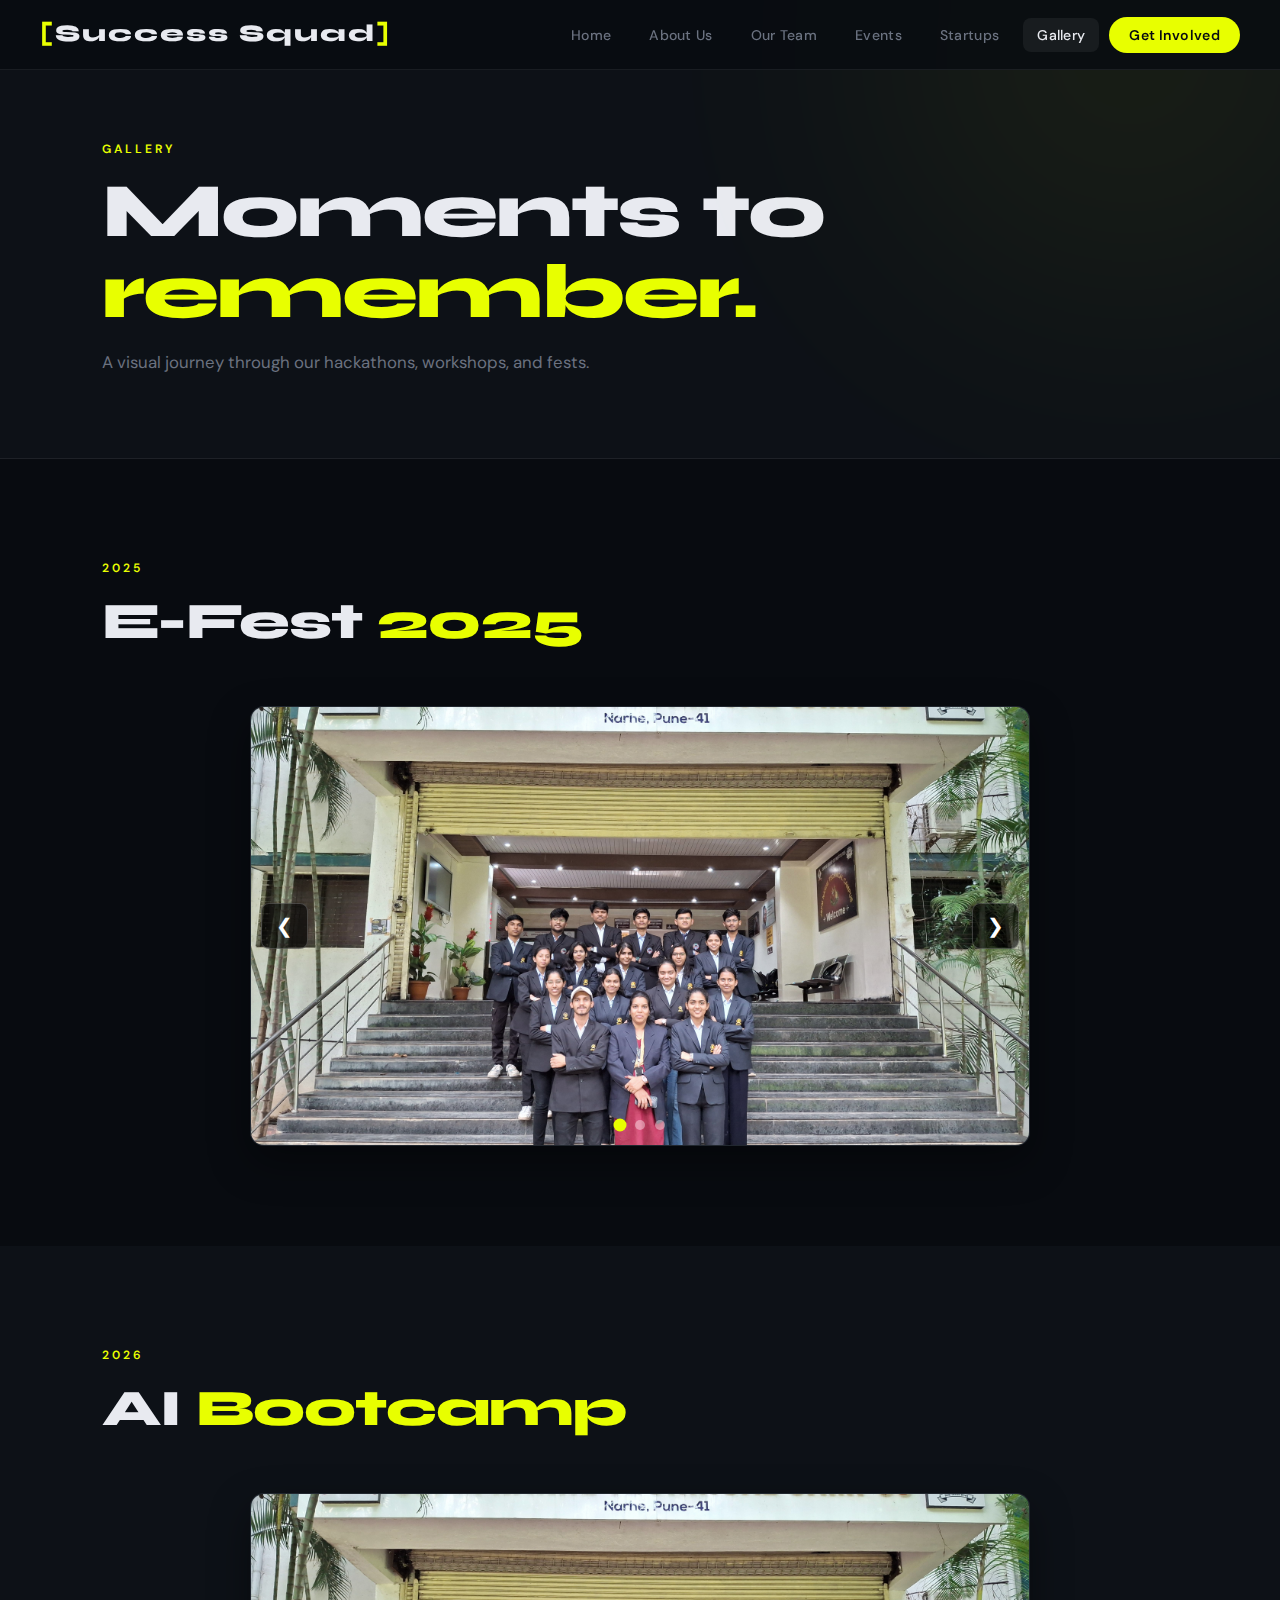
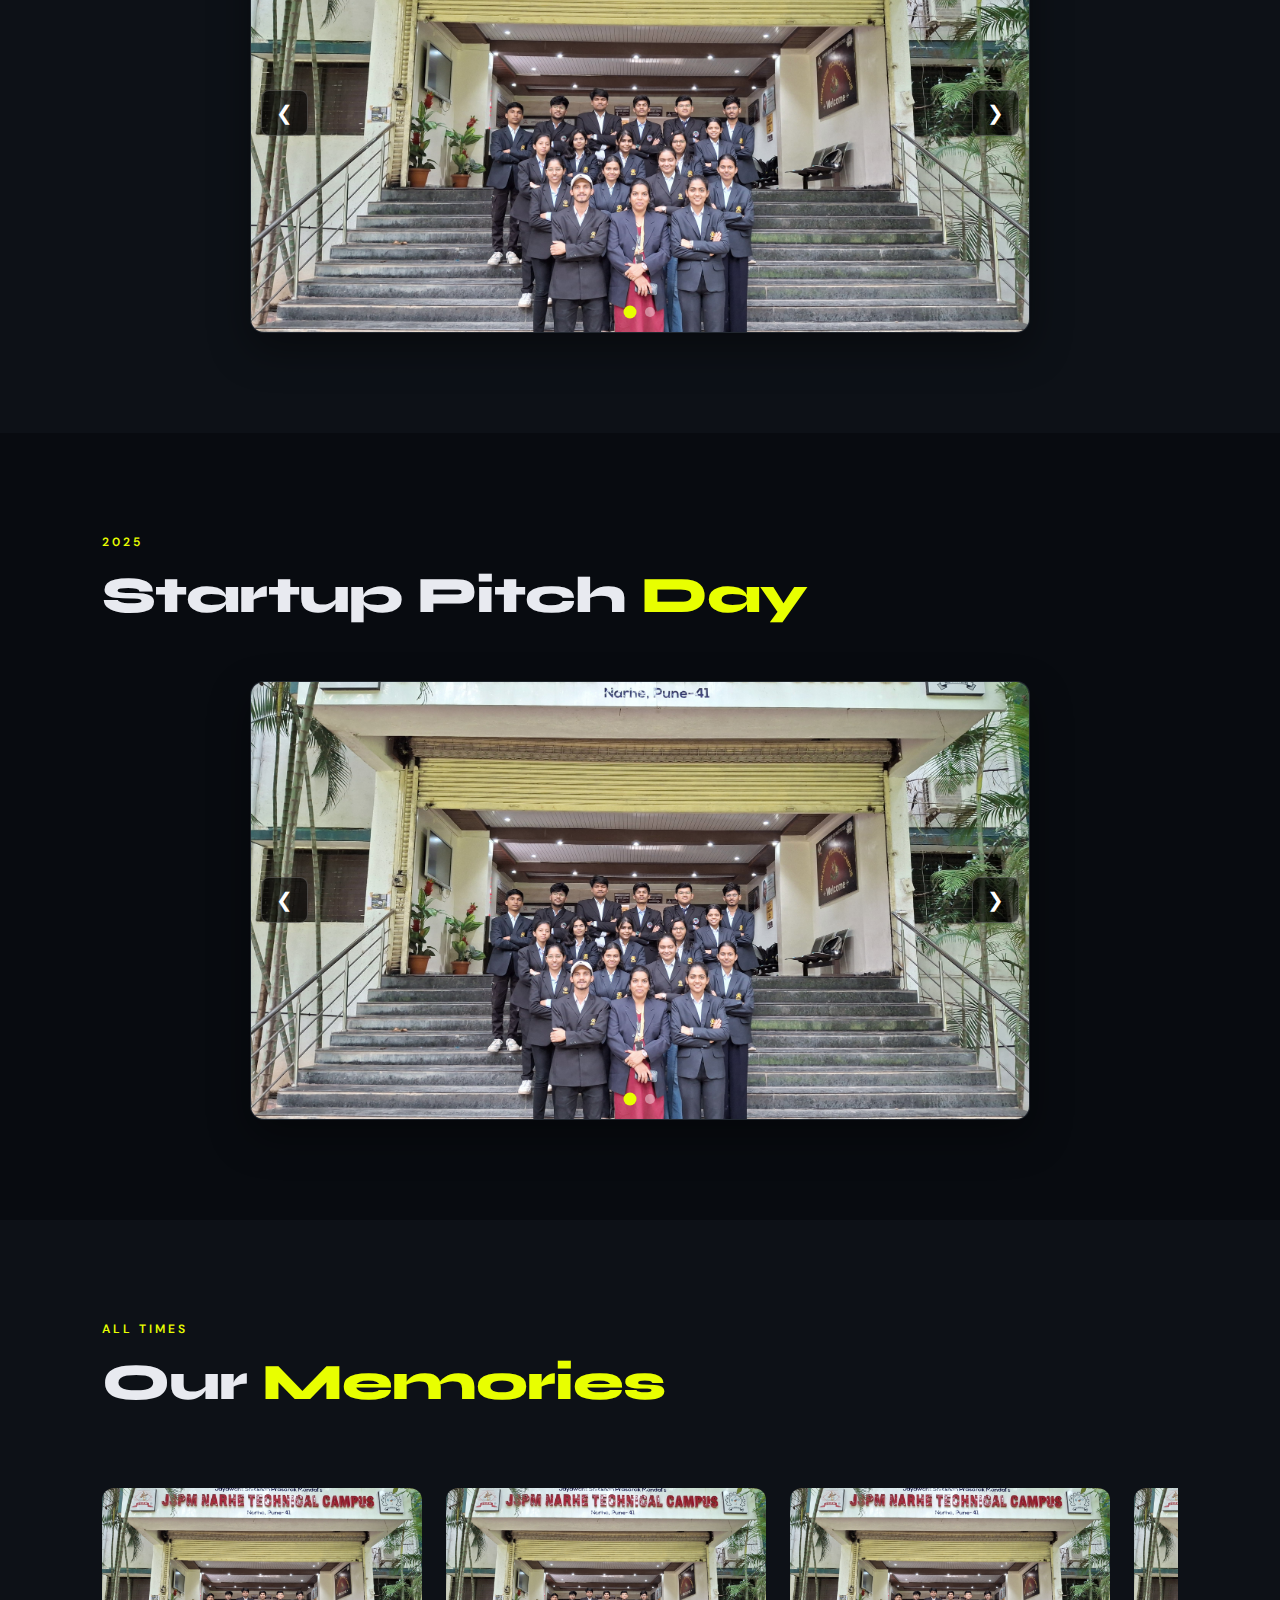
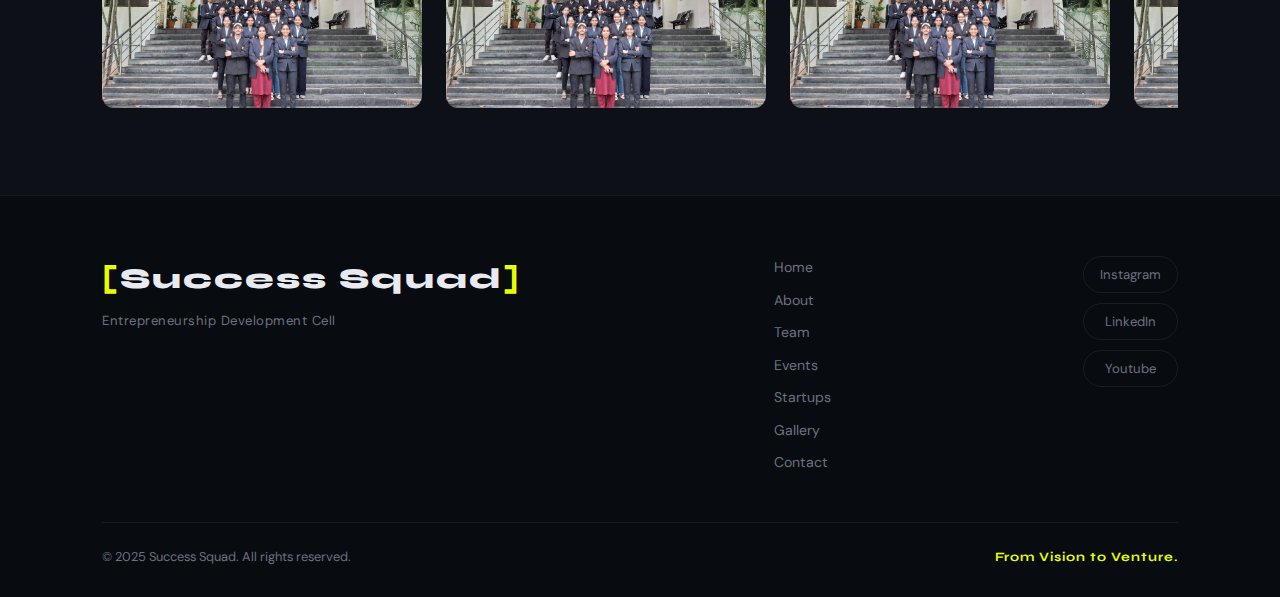
<file: gallery.html>
<!DOCTYPE html>
<html lang="en">

<head>
    <meta charset="UTF-8" />
    <meta name="viewport" content="width=device-width, initial-scale=1.0" />
    <title>Gallery - Success Squad</title>
    <link rel="stylesheet" href="style.css" />
    <link rel="preconnect" href="https://fonts.googleapis.com">
    <link
        href="https://fonts.googleapis.com/css2?family=Syne:wght@400;600;700;800&family=DM+Sans:ital,wght@0,300;0,400;0,500;1,300&display=swap"
        rel="stylesheet">
</head>

<body>

    <nav class="navbar" id="navbar">
        <div class="nav-logo"><span class="logo-bracket">[</span>Success Squad<span class="logo-bracket">]</span></div>
        <div class="hamburger" id="hamburger"><span></span><span></span><span></span></div>
        <ul class="nav-links" id="navLinks">
            <li><a href="index.html" class="nav-link">Home</a></li>
            <li><a href="about.html" class="nav-link">About Us</a></li>
            <li><a href="team.html" class="nav-link">Our Team</a></li>
            <li><a href="events.html" class="nav-link">Events</a></li>
            <li><a href="startups.html" class="nav-link">Startups</a></li>
            <li><a href="gallery.html" class="nav-link active">Gallery</a></li>
            <li><a href="contact.html" class="nav-link nav-cta">Get Involved</a></li>
        </ul>
    </nav>

    <div class="page-header">
        <div class="section-label">Gallery</div>
        <h1>Moments to <span class="accent">remember.</span></h1>
        <p>A visual journey through our hackathons, workshops, and fests.</p>
    </div>

    <!-- E-Fest 2025 Carousel Section -->
    <section class="section" style="background: var(--bg);">
        <div class="section-label">2025</div>
        <h2 class="section-title">E-Fest <span class="accent">2025</span></h2>

        <div class="carousel" id="carousel-efest" data-index="0">
            <div class="carousel-track">
                <div class="carousel-slide">
                    <img src="images/success-squad-team.jpg" alt="E-Fest Image 1">
                </div>
                <div class="carousel-slide">
                    <img src="images/success-squad-team.jpg" alt="E-Fest Image 2">
                </div>
                <div class="carousel-slide">
                    <img src="images/success-squad-team.jpg" alt="E-Fest Image 3">
                </div>
            </div>
            <button class="carousel-btn prev" onclick="moveCarousel('carousel-efest', -1)">&#10094;</button>
            <button class="carousel-btn next" onclick="moveCarousel('carousel-efest', 1)">&#10095;</button>
            <div class="carousel-dots">
                <span class="dot active" onclick="jumpCarousel('carousel-efest', 0)"></span>
                <span class="dot" onclick="jumpCarousel('carousel-efest', 1)"></span>
                <span class="dot" onclick="jumpCarousel('carousel-efest', 2)"></span>
            </div>
        </div>
    </section>

    <!-- AI Bootcamp Carousel Section -->
    <section class="section" style="background: var(--bg-2, #111720);">
        <div class="section-label">2026</div>
        <h2 class="section-title">AI <span class="accent">Bootcamp</span></h2>

        <div class="carousel" id="carousel-aibootcamp" data-index="0">
            <div class="carousel-track">
                <div class="carousel-slide">
                    <img src="images/success-squad-team.jpg" alt="AI Bootcamp Image 1">
                </div>
                <div class="carousel-slide">
                    <img src="images/success-squad-team.jpg" alt="AI Bootcamp Image 2">
                </div>
            </div>
            <button class="carousel-btn prev" onclick="moveCarousel('carousel-aibootcamp', -1)">&#10094;</button>
            <button class="carousel-btn next" onclick="moveCarousel('carousel-aibootcamp', 1)">&#10095;</button>
            <div class="carousel-dots">
                <span class="dot active" onclick="jumpCarousel('carousel-aibootcamp', 0)"></span>
                <span class="dot" onclick="jumpCarousel('carousel-aibootcamp', 1)"></span>
            </div>
        </div>
    </section>

    <!-- Startup Pitch Day Carousel Section -->
    <section class="section" style="background: var(--bg);">
        <div class="section-label">2025</div>
        <h2 class="section-title">Startup Pitch <span class="accent">Day</span></h2>

        <div class="carousel" id="carousel-pitchday" data-index="0">
            <div class="carousel-track">
                <div class="carousel-slide">
                    <img src="images/success-squad-team.jpg" alt="Pitch Day Image 1">
                </div>
                <div class="carousel-slide">
                    <img src="images/success-squad-team.jpg" alt="Pitch Day Image 2">
                </div>
            </div>
            <button class="carousel-btn prev" onclick="moveCarousel('carousel-pitchday', -1)">&#10094;</button>
            <button class="carousel-btn next" onclick="moveCarousel('carousel-pitchday', 1)">&#10095;</button>
            <div class="carousel-dots">
                <span class="dot active" onclick="jumpCarousel('carousel-pitchday', 0)"></span>
                <span class="dot" onclick="jumpCarousel('carousel-pitchday', 1)"></span>
            </div>
        </div>
    </section>

    <!-- General Memories Section -->
    <section class="section" style="background: var(--bg-2, #111720); padding-bottom: 60px;">
        <div class="section-label">All Times</div>
        <h2 class="section-title">Our <span class="accent">Memories</span></h2>
        
        <div class="memories-marquee">
            <div class="marquee-track">
                <!-- Original set -->
                <img src="images/success-squad-team.jpg" alt="Memory" class="memory-item">
                <img src="images/success-squad-team.jpg" alt="Memory" class="memory-item">
                <img src="images/success-squad-team.jpg" alt="Memory" class="memory-item">
                <img src="images/success-squad-team.jpg" alt="Memory" class="memory-item">
                <img src="images/success-squad-team.jpg" alt="Memory" class="memory-item">
                
                <!-- Duplicate set for infinite scroll effect (exact same images) -->
                <img src="images/success-squad-team.jpg" alt="Memory" class="memory-item">
                <img src="images/success-squad-team.jpg" alt="Memory" class="memory-item">
                <img src="images/success-squad-team.jpg" alt="Memory" class="memory-item">
                <img src="images/success-squad-team.jpg" alt="Memory" class="memory-item">
                <img src="images/success-squad-team.jpg" alt="Memory" class="memory-item">
            </div>
        </div>
    </section>

    <footer class="footer">
        <div class="footer-top">
            <div class="footer-brand">
                <span class="nav-logo"><span class="logo-bracket">[</span>Success Squad<span
                        class="logo-bracket">]</span></span>
                <p>Entrepreneurship Development Cell</p>
            </div>
            <div class="footer-links">
                <a href="index.html">Home</a><a href="about.html">About</a>
                <a href="team.html">Team</a><a href="events.html">Events</a>
                <a href="startups.html">Startups</a><a href="gallery.html">Gallery</a><a href="contact.html">Contact</a>
            </div>
            <div class="footer-social">
                <a href="https://www.instagram.com/success_squad_8/" class="social-pill">Instagram</a>
                <a href="https://www.linkedin.com/company/success-squad08/" class="social-pill">LinkedIn</a>
                <a href="https://www.youtube.com/@Success_squad_08" class="social-pill">Youtube</a>
            </div>
        </div>
        <div class="footer-bottom">
            <span>© 2025 Success Squad. All rights reserved.</span>
            <span class="tagline-footer">From Vision to Venture.</span>
        </div>
    </footer>

    <style>
        .carousel {
            position: relative;
            width: 90%;
            max-width: 780px;
            /* Increased from 650px to 780px */
            margin: 40px auto 0;
            overflow: hidden;
            border-radius: var(--radius, 12px);
            border: 1px solid var(--border, rgba(255, 255, 255, 0.1));
            background: var(--bg-card, rgba(255, 255, 255, 0.03));
            box-shadow: 0 16px 40px rgba(0, 0, 0, 0.4);
        }

        .carousel-track {
            display: flex;
            transition: transform 0.5s ease-in-out;
            width: 100%;
        }

        .carousel-slide {
            min-width: 100%;
            box-sizing: border-box;
        }

        .carousel-slide img {
            width: 100%;
            aspect-ratio: 16/9;
            /* Screen ratio adapted */
            object-fit: cover;
            display: block;
            filter: grayscale(15%);
            transition: filter 0.5s ease, transform 0.5s ease;
        }

        .carousel-slide:hover img {
            filter: grayscale(0%);
            transform: scale(1.02);
        }

        .carousel-btn {
            position: absolute;
            top: 50%;
            transform: translateY(-50%);
            background: rgba(0, 0, 0, 0.6);
            color: #fff;
            border: 1px solid rgba(255, 255, 255, 0.2);
            font-size: 20px;
            padding: 10px 14px;
            cursor: pointer;
            border-radius: 8px;
            z-index: 10;
            transition: all 0.3s ease;
        }

        .carousel-btn:hover {
            background: var(--accent, #e8ff00);
            color: #000;
            border-color: transparent;
        }

        .carousel-btn.prev {
            left: 10px;
        }

        .carousel-btn.next {
            right: 10px;
        }

        /* Pagination Dots */
        .carousel-dots {
            position: absolute;
            bottom: 15px;
            left: 50%;
            transform: translateX(-50%);
            display: flex;
            gap: 10px;
            z-index: 10;
            align-items: center;
        }

        .dot {
            width: 10px;
            height: 10px;
            background: rgba(255, 255, 255, 0.4);
            border-radius: 50%;
            cursor: pointer;
            transition: background 0.3s ease, transform 0.3s ease;
        }

        .dot:hover {
            background: rgba(255, 255, 255, 0.9);
            transform: scale(1.2);
        }

        .dot.active {
            background: var(--accent, #e8ff00);
            transform: scale(1.3);
        }

        /* Memories Marquee Styles */
        .memories-marquee {
            width: 100%;
            overflow: hidden;
            margin-top: 30px;
            padding: 20px 0; /* To allow scale effect without clipping */
            white-space: nowrap;
            position: relative;
        }

        .marquee-track {
            display: inline-flex;
            gap: 24px;
            animation: scroll-marquee 25s linear infinite;
        }

        .marquee-track:hover {
            animation-play-state: paused;
        }

        .memory-item {
            width: 320px;
            height: 220px;
            object-fit: cover;
            border-radius: 12px;
            flex-shrink: 0;
            filter: grayscale(20%);
            transition: transform 0.4s ease, filter 0.4s ease, box-shadow 0.4s ease;
            cursor: pointer;
        }

        .memory-item:hover {
            filter: grayscale(0%);
            transform: scale(1.05);
            box-shadow: 0 10px 30px rgba(0, 0, 0, 0.4);
        }

        @keyframes scroll-marquee {
            0% { transform: translateX(0); }
            100% { transform: translateX(calc(-50% - 12px)); } /* 12px is half of the 24px gap */
        }

        body {
            margin: 0;
            padding: 0;
            max-width: 100%;
        }
    </style>

    <script src="main.js"></script>
    <script>
        function updateCarousel(carousel, track, currentIndex) {
            carousel.dataset.index = currentIndex;
            track.style.transform = `translateX(-${currentIndex * 100}%)`;

            // Update dots
            const dots = carousel.querySelectorAll('.dot');
            if (dots.length > 0) {
                dots.forEach(dot => dot.classList.remove('active'));
                dots[currentIndex].classList.add('active');
            }
        }

        function moveCarousel(carouselId, direction) {
            const carousel = document.getElementById(carouselId);
            const track = carousel.querySelector('.carousel-track');
            const slides = track.querySelectorAll('.carousel-slide');

            let currentIndex = parseInt(carousel.dataset.index);
            currentIndex += direction;

            if (currentIndex < 0) {
                currentIndex = slides.length - 1;
            } else if (currentIndex >= slides.length) {
                currentIndex = 0;
            }

            updateCarousel(carousel, track, currentIndex);
        }

        function jumpCarousel(carouselId, index) {
            const carousel = document.getElementById(carouselId);
            const track = carousel.querySelector('.carousel-track');
            updateCarousel(carousel, track, index);
        }
    </script>
</body>

</html>
</file>
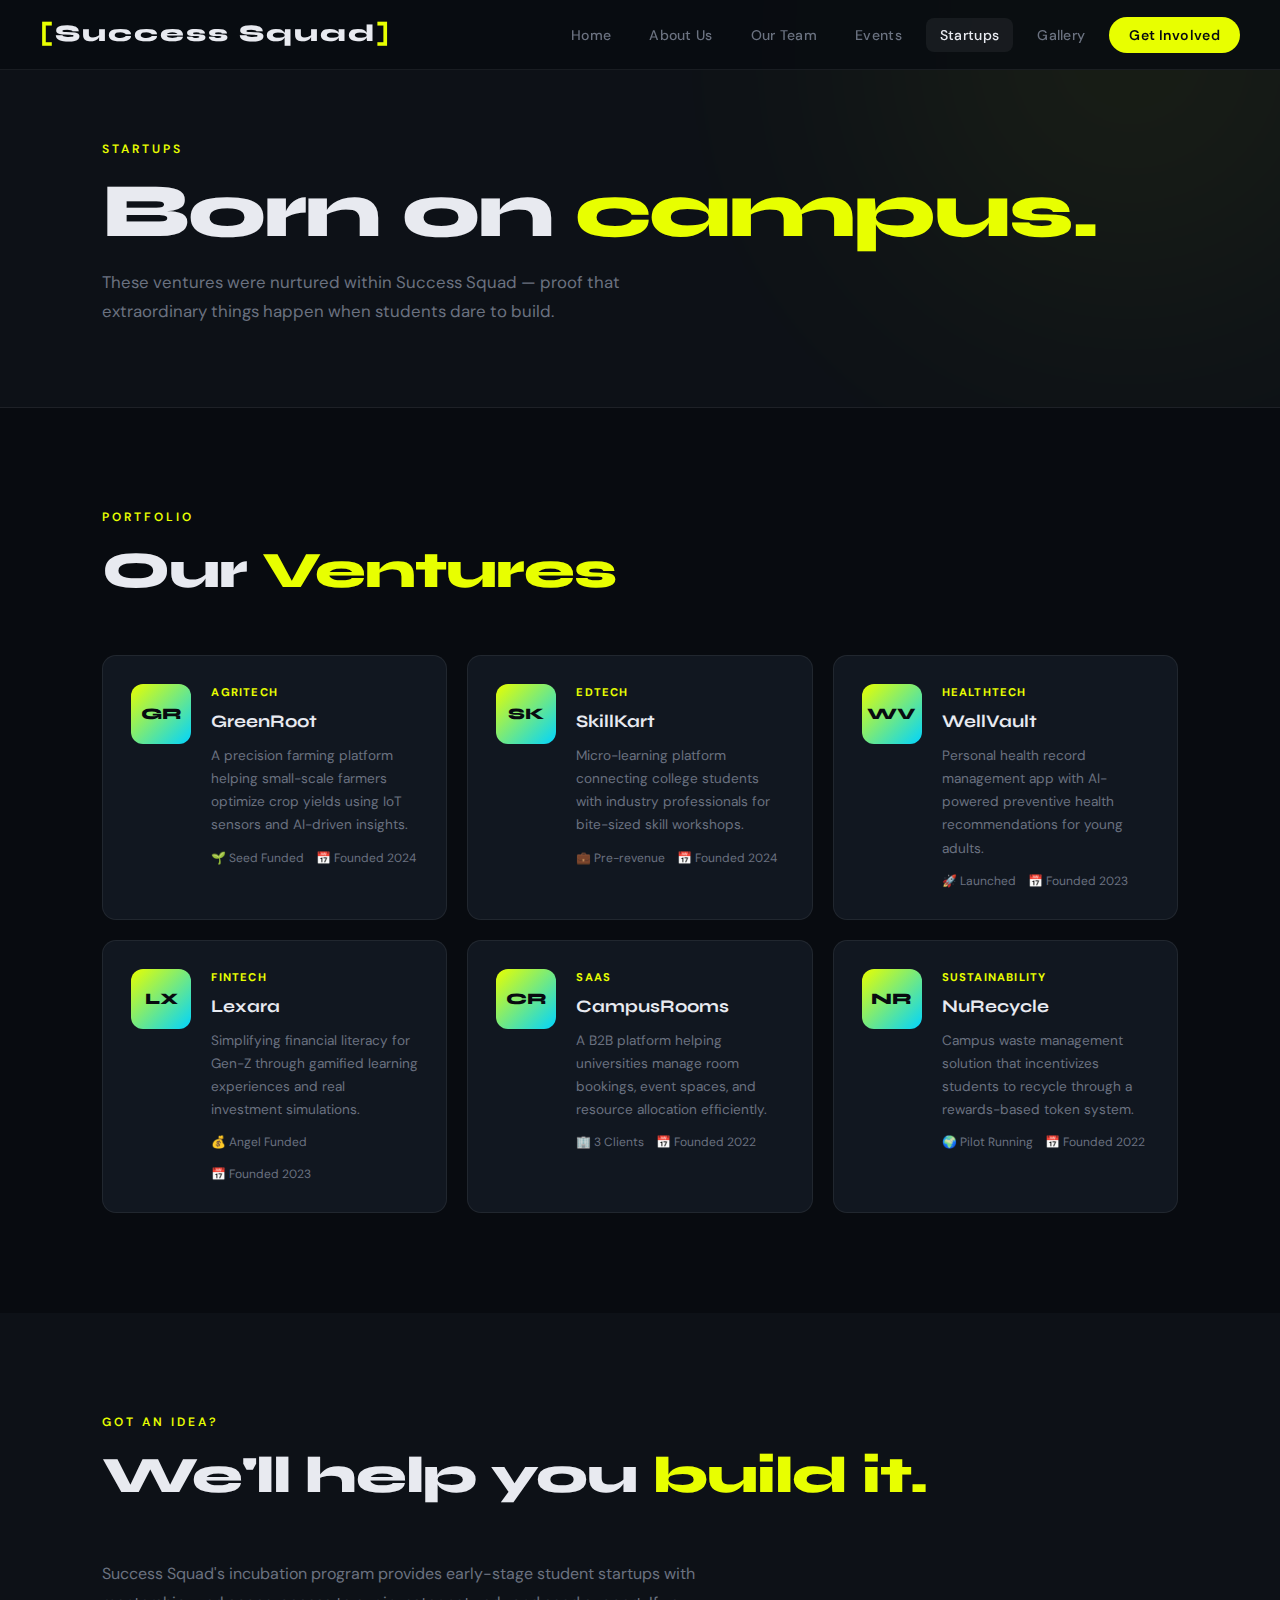
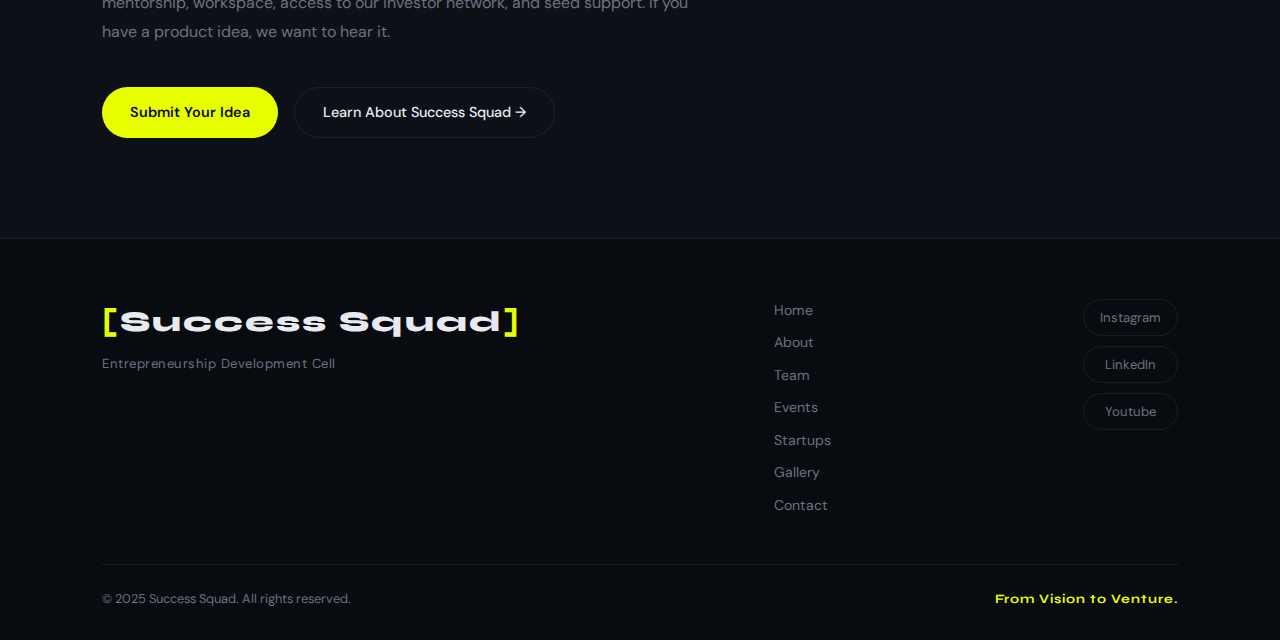
<file: startups.html>
<!DOCTYPE html>
<html lang="en">

<head>
  <meta charset="UTF-8" />
  <meta name="viewport" content="width=device-width, initial-scale=1.0" />
  <title>Startups</title>
  <link rel="stylesheet" href="style.css" />
  <link rel="preconnect" href="https://fonts.googleapis.com">
  <link
    href="https://fonts.googleapis.com/css2?family=Syne:wght@400;600;700;800&family=DM+Sans:ital,wght@0,300;0,400;0,500;1,300&display=swap"
    rel="stylesheet">
</head>

<body>

  <nav class="navbar" id="navbar">
    <div class="nav-logo"><span class="logo-bracket">[</span>Success Squad<span class="logo-bracket">]</span></div>
    <div class="hamburger" id="hamburger"><span></span><span></span><span></span></div>
    <ul class="nav-links" id="navLinks">
      <li><a href="index.html" class="nav-link">Home</a></li>
      <li><a href="about.html" class="nav-link">About Us</a></li>
      <li><a href="team.html" class="nav-link">Our Team</a></li>
      <li><a href="events.html" class="nav-link">Events</a></li>
      <li><a href="startups.html" class="nav-link active">Startups</a></li>
      <li><a href="gallery.html" class="nav-link">Gallery</a></li>
      <li><a href="contact.html" class="nav-link nav-cta">Get Involved</a></li>
    </ul>
  </nav>

  <div class="page-header">
    <div class="section-label">Startups</div>
    <h1>Born on <span class="accent">campus.</span></h1>
    <p>These ventures were nurtured within Success Squad — proof that extraordinary things happen when students dare to
      build.</p>
  </div>

  <section class="section" style="background: var(--bg);">
    <div class="section-label">Portfolio</div>
    <h2 class="section-title">Our <span class="accent">Ventures</span></h2>
    <div class="startup-grid">
      <div class="startup-card">
        <div class="startup-logo">GR</div>
        <div class="startup-info">
          <span class="startup-tag">AgriTech</span>
          <h3>GreenRoot</h3>
          <p>A precision farming platform helping small-scale farmers optimize crop yields using IoT sensors and
            AI-driven insights.</p>
          <div class="startup-meta">
            <span>🌱 Seed Funded</span>
            <span>📅 Founded 2024</span>
          </div>
        </div>
      </div>
      <div class="startup-card">
        <div class="startup-logo">SK</div>
        <div class="startup-info">
          <span class="startup-tag">EdTech</span>
          <h3>SkillKart</h3>
          <p>Micro-learning platform connecting college students with industry professionals for bite-sized skill
            workshops.</p>
          <div class="startup-meta">
            <span>💼 Pre-revenue</span>
            <span>📅 Founded 2024</span>
          </div>
        </div>
      </div>
      <div class="startup-card">
        <div class="startup-logo">WV</div>
        <div class="startup-info">
          <span class="startup-tag">HealthTech</span>
          <h3>WellVault</h3>
          <p>Personal health record management app with AI-powered preventive health recommendations for young adults.
          </p>
          <div class="startup-meta">
            <span>🚀 Launched</span>
            <span>📅 Founded 2023</span>
          </div>
        </div>
      </div>
      <div class="startup-card">
        <div class="startup-logo">LX</div>
        <div class="startup-info">
          <span class="startup-tag">FinTech</span>
          <h3>Lexara</h3>
          <p>Simplifying financial literacy for Gen-Z through gamified learning experiences and real investment
            simulations.</p>
          <div class="startup-meta">
            <span>💰 Angel Funded</span>
            <span>📅 Founded 2023</span>
          </div>
        </div>
      </div>
      <div class="startup-card">
        <div class="startup-logo">CR</div>
        <div class="startup-info">
          <span class="startup-tag">SaaS</span>
          <h3>CampusRooms</h3>
          <p>A B2B platform helping universities manage room bookings, event spaces, and resource allocation
            efficiently.</p>
          <div class="startup-meta">
            <span>🏢 3 Clients</span>
            <span>📅 Founded 2022</span>
          </div>
        </div>
      </div>
      <div class="startup-card">
        <div class="startup-logo">NR</div>
        <div class="startup-info">
          <span class="startup-tag">Sustainability</span>
          <h3>NuRecycle</h3>
          <p>Campus waste management solution that incentivizes students to recycle through a rewards-based token
            system.</p>
          <div class="startup-meta">
            <span>🌍 Pilot Running</span>
            <span>📅 Founded 2022</span>
          </div>
        </div>
      </div>
    </div>
  </section>

  <section class="section incubation-cta" style="background: var(--bg-2);">
    <div class="section-label">Got an Idea?</div>
    <h2 class="section-title">We'll help you <span class="accent">build it.</span></h2>
    <p style="color:var(--text-muted); max-width:600px; line-height:1.8; margin-bottom:40px;">
      Success Squad's incubation program provides early-stage student startups with mentorship, workspace, access to our
      investor network, and seed support. If you have a product idea, we want to hear it.
    </p>
    <div style="display:flex; gap:16px; flex-wrap:wrap;">
      <a href="contact.html" class="btn btn-primary">Submit Your Idea</a>
      <a href="about.html" class="btn btn-ghost">Learn About Success Squad →</a>
    </div>
  </section>

  <footer class="footer">
    <div class="footer-top">
      <div class="footer-brand">
        <span class="nav-logo"><span class="logo-bracket">[</span>Success Squad<span
            class="logo-bracket">]</span></span>
        <p>Entrepreneurship Development Cell</p>
      </div>
      <div class="footer-links">
        <a href="index.html">Home</a><a href="about.html">About</a>
        <a href="team.html">Team</a><a href="events.html">Events</a>
        <a href="startups.html">Startups</a><a href="gallery.html">Gallery</a><a href="contact.html">Contact</a>
      </div>
      <div class="footer-social">
        <a href="https://www.instagram.com/success_squad_8/" class="social-pill">Instagram</a>
        <a href="https://www.linkedin.com/company/success-squad08/" class="social-pill">LinkedIn</a>
        <a href="https://www.youtube.com/@Success_squad_08" class="social-pill">Youtube</a>
      </div>
    </div>
    <div class="footer-bottom">
      <span>© 2025 Success Squad. All rights reserved.</span>
      <span class="tagline-footer">From Vision to Venture.</span>
    </div>
  </footer>

  <style>
    .startup-grid {
      display: grid;
      grid-template-columns: repeat(auto-fit, minmax(320px, 1fr));
      gap: 20px;
    }

    .startup-card {
      background: var(--bg-card);
      border: 1px solid var(--border);
      border-radius: var(--radius);
      padding: 28px;
      display: flex;
      gap: 20px;
      align-items: flex-start;
      transition: all 0.3s ease;
    }

    .startup-card:hover {
      border-color: rgba(232, 255, 0, 0.25);
      transform: translateY(-3px);
      box-shadow: 0 12px 36px rgba(0, 0, 0, 0.35);
    }

    .startup-logo {
      min-width: 60px;
      height: 60px;
      background: linear-gradient(135deg, var(--accent), var(--accent-2));
      border-radius: 12px;
      display: flex;
      align-items: center;
      justify-content: center;
      font-family: var(--font-display);
      font-size: 1rem;
      font-weight: 800;
      color: #080b10;
    }

    body {
      margin: 0;
      padding: 0;
      max-width: 100%;
    }

    img {
      max-width: 100%;
      height: auto;
    }

    .container {
      width: 100%;
      padding: 10px;
    }

    .startup-tag {
      font-size: 0.7rem;
      font-weight: 700;
      letter-spacing: 1.2px;
      text-transform: uppercase;
      color: var(--accent);
      display: block;
      margin-bottom: 6px;
    }

    .startup-info h3 {
      font-family: var(--font-display);
      font-size: 1.1rem;
      font-weight: 700;
      margin-bottom: 8px;
    }

    .startup-info p {
      font-size: 0.85rem;
      color: var(--text-muted);
      line-height: 1.7;
    }

    .startup-meta {
      display: flex;
      gap: 12px;
      margin-top: 12px;
      flex-wrap: wrap;
    }

    .startup-meta span {
      font-size: 0.75rem;
      color: var(--text-muted);
    }
  </style>

  <script src="main.js"></script>
</body>

</html>
</file>
<file: style.css>
/* === EDC WEBSITE — style.css === */

/* ---- RESET & ROOT ---- */
*, *::before, *::after { margin: 0; padding: 0; box-sizing: border-box; }

:root {
  --bg: #080b10;
  --bg-2: #0d1117;
  --bg-card: #111720;
  --border: rgba(255,255,255,0.07);
  --accent: #e8ff00;
  --accent-2: #00d4ff;
  --text: #e8eaf0;
  --text-muted: #6b7280;
  --font-display: 'Syne', sans-serif;
  --font-body: 'DM Sans', sans-serif;
  --radius: 14px;
  --nav-h: 70px;
}

html { scroll-behavior: smooth; }

body {
  background: var(--bg);
  color: var(--text);
  font-family: var(--font-body);
  font-size: 16px;
  line-height: 1.6;
  overflow-x: hidden;
  -webkit-font-smoothing: antialiased;
  -moz-osx-font-smoothing: grayscale;
}

/* Prevent zoom on input focus for mobile */
input, select, textarea {
  font-size: 16px;
}

/* Improve touch target sizes */
a, button, .nav-link, .btn {
  -webkit-tap-highlight-color: rgba(232,255,0,0.2);
}

/* Smooth scrolling for all devices */
* {
  -webkit-overflow-scrolling: touch;
}

/* ---- SCROLLBAR ---- */
::-webkit-scrollbar { width: 6px; }
::-webkit-scrollbar-track { background: var(--bg); }
::-webkit-scrollbar-thumb { background: var(--accent); border-radius: 3px; }

/* ---- NAVBAR ---- */
.navbar {
  position: fixed;
  top: 0; left: 0; right: 0;
  z-index: 1000;
  height: var(--nav-h);
  display: flex;
  align-items: center;
  justify-content: space-between;
  padding: 0 40px;
  background: rgba(8,11,16,0.8);
  backdrop-filter: blur(20px);
  border-bottom: 1px solid var(--border);
  transition: all 0.3s ease;
}

.navbar.scrolled {
  background: rgba(8,11,16,0.97);
  box-shadow: 0 4px 40px rgba(0,0,0,0.5);
}

.nav-logo {
  font-family: var(--font-display);
  font-weight: 800;
  font-size: 1.5rem;
  letter-spacing: 2px;
  color: var(--text);
}

.logo-bracket { color: var(--accent); }

.nav-links {
  list-style: none;
  display: flex;
  align-items: center;
  gap: 10px;
}

.nav-link {
  text-decoration: none;
  font-family: var(--font-body);
  font-size: 0.88rem;
  font-weight: 500;
  color: var(--text-muted);
  padding: 8px 14px;
  border-radius: 8px;
  letter-spacing: 0.3px;
  transition: color 0.2s, background 0.2s;
}

.nav-link:hover,
.nav-link.active {
  color: var(--text);
  background: rgba(255,255,255,0.06);
}

.nav-cta {
  background: var(--accent) !important;
  color: #080b10 !important;
  font-weight: 600;
  padding: 9px 20px !important;
  border-radius: 50px !important;
}

.nav-cta:hover {
  background: #d4e800 !important;
  transform: translateY(-1px);
  box-shadow: 0 4px 20px rgba(232,255,0,0.3);
}

/* Hamburger - Make it VERY visible on mobile */
.hamburger {
  display: none;
  flex-direction: column;
  gap: 6px;
  cursor: pointer;
  padding: 8px;
  z-index: 1001;
  background: rgba(255,255,255,0.05);
  border-radius: 8px;
  transition: background 0.3s ease;
}
.hamburger:hover {
  background: rgba(255,255,255,0.1);
}
.hamburger:active {
  background: rgba(232,255,0,0.2);
}
.hamburger span {
  display: block;
  width: 28px;
  height: 3px;
  background: var(--accent);
  border-radius: 3px;
  transition: all 0.3s ease;
}
/* Hamburger animation when open */
.hamburger.active span:nth-child(1) {
  transform: rotate(45deg) translate(8px, 8px);
}
.hamburger.active span:nth-child(2) {
  opacity: 0;
}
.hamburger.active span:nth-child(3) {
  transform: rotate(-45deg) translate(8px, -8px);
}

/* ---- HERO ---- */
.hero {
  min-height: 100vh;
  padding-top: var(--nav-h);
  display: flex;
  flex-direction: column;
  justify-content: center;
  align-items: flex-start;
  padding-left: clamp(30px, 8vw, 120px);
  padding-right: clamp(30px, 8vw, 120px);
  position: relative;
  overflow: hidden;
}

.hero-bg-grid {
  position: absolute;
  inset: 0;
  background-image:
    linear-gradient(rgba(255,255,255,0.03) 1px, transparent 1px),
    linear-gradient(90deg, rgba(255,255,255,0.03) 1px, transparent 1px);
  background-size: 50px 50px;
  mask-image: radial-gradient(ellipse 80% 60% at 50% 50%, black, transparent);
  z-index: 0;
}

.hero-glow {
  position: absolute;
  border-radius: 50%;
  filter: blur(100px);
  opacity: 0.15;
  pointer-events: none;
  z-index: 0;
}

.glow-1 {
  width: 600px; height: 600px;
  background: var(--accent);
  top: -150px; right: -100px;
  animation: floatGlow 8s ease-in-out infinite;
}

.glow-2 {
  width: 400px; height: 400px;
  background: var(--accent-2);
  bottom: 50px; left: -80px;
  animation: floatGlow 10s ease-in-out infinite reverse;
}

@keyframes floatGlow {
  0%, 100% { transform: translate(0, 0); }
  50% { transform: translate(30px, -30px); }
}

.hero-content {
  position: relative;
  z-index: 1;
  max-width: 780px;
}

.hero-badge {
  display: inline-flex;
  align-items: center;
  gap: 8px;
  font-size: 0.78rem;
  font-weight: 500;
  letter-spacing: 1.5px;
  text-transform: uppercase;
  color: var(--text-muted);
  border: 1px solid var(--border);
  padding: 8px 16px;
  border-radius: 50px;
  margin-bottom: 28px;
  background: rgba(255,255,255,0.03);
}

.badge-dot {
  width: 7px; height: 7px;
  background: var(--accent);
  border-radius: 50%;
  box-shadow: 0 0 8px var(--accent);
  animation: pulse 2s ease-in-out infinite;
}

@keyframes pulse {
  0%, 100% { opacity: 1; transform: scale(1); }
  50% { opacity: 0.5; transform: scale(0.7); }
}

.hero-title {
  font-family: var(--font-display);
  font-size: clamp(3rem, 7vw, 6.5rem);
  font-weight: 800;
  line-height: 1.05;
  letter-spacing: -2px;
  margin-bottom: 24px;
  color: var(--text);
}

.hero-title em {
  font-style: normal;
  color: var(--accent);
  position: relative;
}

.hero-title em::after {
  content: '';
  position: absolute;
  bottom: 6px; left: 0; right: 0;
  height: 3px;
  background: var(--accent);
  border-radius: 2px;
  opacity: 0.4;
}

.line-reveal {
  display: block;
  opacity: 0;
  transform: translateY(30px);
  animation: revealLine 0.8s cubic-bezier(0.16,1,0.3,1) forwards;
}

.delay-1 { animation-delay: 0.15s; }
.delay-2 { animation-delay: 0.3s; }
.delay-3 { animation-delay: 0.45s; }

@keyframes revealLine {
  to { opacity: 1; transform: translateY(0); }
}

.hero-sub {
  font-size: clamp(1rem, 1.5vw, 1.2rem);
  color: var(--text-muted);
  max-width: 520px;
  margin-bottom: 40px;
  line-height: 1.75;
  font-weight: 300;
}

.hero-actions {
  display: flex;
  gap: 16px;
  flex-wrap: wrap;
}

/* STATS */
.hero-stats {
  position: relative;
  z-index: 1;
  display: flex;
  align-items: center;
  gap: 0;
  margin-top: 80px;
  border: 1px solid var(--border);
  border-radius: var(--radius);
  background: rgba(255,255,255,0.02);
  overflow: hidden;
}

.stat-item {
  padding: 24px 48px;
  display: flex;
  flex-direction: column;
  align-items: center;
}

.stat-num {
  font-family: var(--font-display);
  font-size: 2.5rem;
  font-weight: 800;
  color: var(--accent);
  line-height: 1;
}

.stat-plus { font-size: 1.5rem; color: var(--accent); font-weight: 700; }

.stat-label {
  font-size: 0.78rem;
  color: var(--text-muted);
  letter-spacing: 1px;
  text-transform: uppercase;
  margin-top: 4px;
}

.stat-divider {
  width: 1px;
  height: 60px;
  background: var(--border);
}

/* ---- BUTTONS ---- */
.btn {
  display: inline-flex;
  align-items: center;
  gap: 8px;
  padding: 13px 28px;
  border-radius: 50px;
  font-family: var(--font-body);
  font-size: 0.9rem;
  font-weight: 500;
  text-decoration: none;
  transition: all 0.25s ease;
  cursor: pointer;
  border: none;
}

.btn-primary {
  background: var(--accent);
  color: #080b10;
  font-weight: 600;
}

.btn-primary:hover {
  background: #d4e800;
  transform: translateY(-2px);
  box-shadow: 0 8px 30px rgba(232,255,0,0.3);
}

.btn-ghost {
  background: transparent;
  color: var(--text);
  border: 1px solid var(--border);
}

.btn-ghost:hover {
  border-color: rgba(255,255,255,0.25);
  background: rgba(255,255,255,0.05);
  transform: translateY(-2px);
}

/* ---- SECTION BASE ---- */
.section {
  padding: 100px clamp(30px, 8vw, 120px);
  position: relative;
}

.section-label {
  font-size: 0.75rem;
  font-weight: 600;
  letter-spacing: 3px;
  text-transform: uppercase;
  color: var(--accent);
  margin-bottom: 16px;
}

.section-title {
  font-family: var(--font-display);
  font-size: clamp(2rem, 4vw, 3.2rem);
  font-weight: 800;
  line-height: 1.1;
  letter-spacing: -1px;
  margin-bottom: 56px;
}

.accent { color: var(--accent); }

/* ---- PILLARS ---- */
.pillars { background: var(--bg-2); }

.pillars-grid {
  display: grid;
  grid-template-columns: repeat(auto-fit, minmax(260px, 1fr));
  gap: 20px;
}

.pillar-card {
  background: var(--bg-card);
  border: 1px solid var(--border);
  border-radius: var(--radius);
  padding: 36px 32px;
  transition: all 0.3s ease;
  opacity: 0;
  transform: translateY(20px);
  animation: fadeUp 0.7s ease forwards;
  animation-delay: var(--delay);
}

@keyframes fadeUp {
  to { opacity: 1; transform: translateY(0); }
}

.pillar-card:hover {
  border-color: rgba(232,255,0,0.25);
  transform: translateY(-6px);
  box-shadow: 0 20px 40px rgba(0,0,0,0.4);
}

.pillar-icon {
  font-size: 2.2rem;
  margin-bottom: 18px;
  display: block;
}

.pillar-card h3 {
  font-family: var(--font-display);
  font-size: 1.15rem;
  font-weight: 700;
  margin-bottom: 10px;
  color: var(--text);
}

.pillar-card p {
  font-size: 0.9rem;
  color: var(--text-muted);
  line-height: 1.7;
}

/* ---- MARQUEE ---- */
.marquee-wrap {
  overflow: hidden;
  border-top: 1px solid var(--border);
  border-bottom: 1px solid var(--border);
  background: var(--bg);
  padding: 18px 0;
}

.marquee-track {
  display: flex;
  gap: 32px;
  white-space: nowrap;
  animation: marqueeScroll 20s linear infinite;
  width: max-content;
}

.marquee-track span {
  font-family: var(--font-display);
  font-size: 1rem;
  font-weight: 700;
  letter-spacing: 2px;
  text-transform: uppercase;
  color: var(--text-muted);
}

.marquee-track .dot { color: var(--accent); }

@keyframes marqueeScroll {
  from { transform: translateX(0); }
  to { transform: translateX(-50%); }
}

/* ---- EVENTS TEASER ---- */
.events-teaser {
  background: var(--bg);
}

.events-header {
  display: flex;
  align-items: flex-end;
  justify-content: space-between;
  margin-bottom: 40px;
  flex-wrap: wrap;
  gap: 20px;
}

.events-header .section-title { margin-bottom: 0; }

.events-list { display: flex; flex-direction: column; gap: 0; }

.event-row {
  display: flex;
  align-items: center;
  gap: 24px;
  padding: 22px 0;
  border-bottom: 1px solid var(--border);
  transition: all 0.25s ease;
  cursor: pointer;
}

.event-row:hover { padding-left: 12px; background: rgba(255,255,255,0.02); border-radius: 8px; border-bottom-color: var(--accent); }
.event-row:hover .event-name { color: var(--accent); }

.event-date {
  font-size: 0.75rem;
  font-weight: 600;
  letter-spacing: 1.5px;
  color: var(--text-muted);
  min-width: 90px;
  text-transform: uppercase;
}

.event-name {
  flex: 1;
  font-family: var(--font-display);
  font-size: 1.05rem;
  font-weight: 600;
  color: var(--text);
  transition: color 0.2s;
}

.event-tag {
  font-size: 0.72rem;
  font-weight: 600;
  letter-spacing: 1px;
  text-transform: uppercase;
  padding: 5px 12px;
  border-radius: 50px;
  border: 1px solid var(--border);
  color: var(--text-muted);
}

/* ---- CTA STRIP ---- */
.cta-strip {
  padding: 100px clamp(30px, 8vw, 120px);
  background: var(--bg-2);
  border-top: 1px solid var(--border);
  border-bottom: 1px solid var(--border);
  text-align: center;
}

.cta-strip h2 {
  font-family: var(--font-display);
  font-size: clamp(2rem, 4.5vw, 3.5rem);
  font-weight: 800;
  letter-spacing: -1px;
  margin-bottom: 16px;
  line-height: 1.1;
}

.cta-strip p {
  color: var(--text-muted);
  font-size: 1.05rem;
  margin-bottom: 36px;
}

/* ---- FOOTER ---- */
.footer {
  background: var(--bg);
  padding: 60px clamp(30px, 8vw, 120px) 30px;
  border-top: 1px solid var(--border);
}

.footer-top {
  display: flex;
  justify-content: space-between;
  align-items: flex-start;
  gap: 40px;
  margin-bottom: 48px;
  flex-wrap: wrap;
}

.footer-brand .nav-logo {
  font-size: 1.8rem;
  margin-bottom: 8px;
  display: block;
}

.footer-brand p {
  font-size: 0.82rem;
  color: var(--text-muted);
  letter-spacing: 0.5px;
}

.footer-links {
  display: flex;
  flex-direction: column;
  gap: 10px;
}

.footer-links a {
  text-decoration: none;
  color: var(--text-muted);
  font-size: 0.88rem;
  transition: color 0.2s;
}

.footer-links a:hover { color: var(--accent); }

.footer-social {
  display: flex;
  flex-direction: column;
  gap: 10px;
}

.social-pill {
  text-decoration: none;
  font-size: 0.82rem;
  color: var(--text-muted);
  border: 1px solid var(--border);
  padding: 7px 16px;
  border-radius: 50px;
  transition: all 0.2s;
  text-align: center;
}

.social-pill:hover {
  border-color: var(--accent);
  color: var(--accent);
  background: rgba(232,255,0,0.05);
}

.footer-bottom {
  display: flex;
  justify-content: space-between;
  align-items: center;
  padding-top: 24px;
  border-top: 1px solid var(--border);
  font-size: 0.8rem;
  color: var(--text-muted);
  flex-wrap: wrap;
  gap: 10px;
}

.tagline-footer {
  font-family: var(--font-display);
  font-weight: 700;
  color: var(--accent);
  letter-spacing: 1px;
}

/* ---- PAGE HEADER (for inner pages) ---- */
.page-header {
  padding: 140px clamp(30px, 8vw, 120px) 80px;
  background: var(--bg-2);
  border-bottom: 1px solid var(--border);
  position: relative;
  overflow: hidden;
}

.page-header::before {
  content: '';
  position: absolute;
  top: -200px; right: -100px;
  width: 500px; height: 500px;
  background: var(--accent);
  border-radius: 50%;
  filter: blur(150px);
  opacity: 0.06;
  pointer-events: none;
}

.page-header .section-label { margin-bottom: 12px; }

.page-header h1 {
  font-family: var(--font-display);
  font-size: clamp(2.5rem, 6vw, 5rem);
  font-weight: 800;
  letter-spacing: -2px;
  line-height: 1.05;
}

.page-header p {
  font-size: 1.05rem;
  color: var(--text-muted);
  max-width: 560px;
  margin-top: 16px;
  line-height: 1.75;
}

/* ---- TEAM CARD GRID (for team.html) ---- */
.team-grid {
  display: grid;
  grid-template-columns: repeat(auto-fill, minmax(230px, 1fr));
  gap: 24px;
  padding: 80px clamp(30px, 8vw, 120px);
}

.team-card {
  background: var(--bg-card);
  border: 1px solid var(--border);
  border-radius: var(--radius);
  padding: 32px 24px;
  text-align: center;
  transition: all 0.3s ease;
}

.team-card:hover {
  border-color: rgba(232,255,0,0.25);
  transform: translateY(-4px);
  box-shadow: 0 12px 36px rgba(0,0,0,0.35);
}

.team-avatar {
  width: 80px; height: 80px;
  background: linear-gradient(135deg, var(--accent), var(--accent-2));
  border-radius: 50%;
  margin: 0 auto 16px;
  display: flex;
  align-items: center;
  justify-content: center;
  font-family: var(--font-display);
  font-size: 1.5rem;
  font-weight: 800;
  color: #080b10;
}

.team-card h3 {
  font-family: var(--font-display);
  font-weight: 700;
  font-size: 1rem;
  margin-bottom: 4px;
}

.team-card .role {
  font-size: 0.78rem;
  color: var(--accent);
  font-weight: 500;
  letter-spacing: 0.5px;
  text-transform: uppercase;
}

/* ---- RESPONSIVE ---- */
/* Tablet and Mobile - Hamburger menu appears */
@media (max-width: 1024px) {
  .navbar { 
    padding: 0 20px;
  }

  /* Show hamburger on ALL mobile and tablet devices */
  .hamburger { 
    display: flex !important;
    order: 3;
  }
  
  .nav-logo {
    order: 1;
    font-size: 1.3rem;
  }

  .nav-links {
    position: fixed;
    top: var(--nav-h); 
    left: 0; 
    right: 0;
    background: rgba(8,11,16,0.98);
    backdrop-filter: blur(20px);
    flex-direction: column;
    padding: 24px 20px;
    gap: 8px;
    border-bottom: 2px solid var(--accent);
    box-shadow: 0 10px 40px rgba(0,0,0,0.8);
    transform: translateY(-150%);
    transition: transform 0.4s cubic-bezier(0.4, 0, 0.2, 1);
    z-index: 999;
    max-height: calc(100vh - var(--nav-h));
    overflow-y: auto;
    order: 2;
  }

  .nav-links.open { 
    transform: translateY(0);
  }

  .nav-link { 
    width: 100%; 
    text-align: left;
    padding: 18px 20px;
    font-size: 1rem;
    border-bottom: 1px solid var(--border);
    transition: all 0.3s ease;
    margin-bottom: 4px;
  }
  
  .nav-link:last-child {
    margin-bottom: 0;
  }
  
  .nav-link:hover {
    background: rgba(232,255,0,0.1);
    padding-left: 30px;
  }
  
  .nav-cta {
    margin-top: 10px;
    border-radius: 12px !important;
    border-bottom: none !important;
    text-align: center !important;
  }

  .hero-stats {
    flex-wrap: wrap;
    gap: 0;
  }

  .stat-item { padding: 20px 32px; }
  .stat-divider { width: 100%; height: 1px; }

  .events-header { flex-direction: column; align-items: flex-start; }
  
  /* Better spacing for mobile */
  .section-title { font-size: clamp(1.8rem, 5vw, 3.2rem); }
  
  /* Pillar cards stack nicely */
  .pillars-grid {
    grid-template-columns: 1fr;
  }
  
  /* Team grid adjusts */
  .team-grid {
    grid-template-columns: repeat(auto-fill, minmax(200px, 1fr));
  }
  
  /* Make buttons more touch-friendly */
  .btn {
    padding: 15px 32px;
    font-size: 0.95rem;
  }
}

/* Smaller tablets and large phones in landscape */
@media (max-width: 768px) {
  .navbar {
    padding: 0 16px;
    height: 60px;
  }
  
  :root {
    --nav-h: 60px;
  }
  
  .nav-logo {
    font-size: 1.2rem;
  }
  
  .hamburger {
    padding: 6px;
  }
  
  .hamburger span {
    width: 26px;
  }
}

/* Small phones - Portrait */
@media (max-width: 600px) {
  /* Navbar adjustments */
  .navbar { 
    padding: 0 12px;
    height: 56px;
  }
  
  :root {
    --nav-h: 56px;
  }
  
  .nav-logo { 
    font-size: 1.1rem;
    letter-spacing: 1px;
  }
  
  .hamburger {
    padding: 6px 8px;
  }
  
  .hamburger span {
    width: 24px;
    height: 3px;
  }
  
  .nav-links {
    padding: 20px 16px;
    gap: 6px;
  }
  
  .nav-link {
    padding: 16px 18px;
    font-size: 0.95rem;
    margin-bottom: 3px;
  }
  
  /* Hero section */
  .hero { 
    padding-left: 20px; 
    padding-right: 20px;
    min-height: auto;
    padding-top: calc(var(--nav-h) + 40px);
    padding-bottom: 60px;
  }
  
  .hero-title {
    font-size: clamp(2rem, 10vw, 3.5rem);
  }
  
  .hero-sub {
    font-size: 0.95rem;
  }
  
  .hero-badge {
    font-size: 0.7rem;
    padding: 6px 12px;
  }
  
  /* Stats section */
  .hero-stats {
    margin-top: 40px;
    border-radius: 8px;
  }
  
  .stat-item {
    padding: 16px 24px;
  }
  
  .stat-num {
    font-size: 2rem;
  }
  
  .stat-label {
    font-size: 0.7rem;
  }
  
  /* General sections */
  .section { padding: 50px 20px; }
  
  .section-label {
    font-size: 0.7rem;
    letter-spacing: 2px;
  }
  
  .section-title {
    font-size: clamp(1.5rem, 6vw, 2.5rem);
    margin-bottom: 40px;
  }
  
  /* Pillar cards */
  .pillar-card {
    padding: 28px 24px;
  }
  
  .pillar-icon {
    font-size: 1.8rem;
  }
  
  /* Events */
  .event-row { 
    flex-direction: column; 
    align-items: flex-start; 
    gap: 8px;
    padding: 18px 0;
  }
  
  .event-name {
    font-size: 0.95rem;
  }
  
  .event-date {
    font-size: 0.7rem;
    min-width: auto;
  }
  
  .event-tag {
    font-size: 0.68rem;
    padding: 4px 10px;
  }
  
  /* CTA strip */
  .cta-strip { 
    padding: 50px 20px;
  }
  
  .cta-strip h2 {
    font-size: clamp(1.5rem, 7vw, 2.5rem);
  }
  
  .cta-strip p {
    font-size: 0.95rem;
  }
  
  /* Footer */
  .footer { 
    padding: 40px 20px 20px;
  }
  
  .footer-top { 
    flex-direction: column;
    gap: 32px;
  }
  
  .footer-brand .nav-logo {
    font-size: 1.5rem;
  }
  
  .footer-links {
    align-items: center;
  }
  
  .footer-social {
    flex-direction: row;
    gap: 8px;
  }
  
  .social-pill {
    font-size: 0.75rem;
    padding: 6px 14px;
  }
  
  .footer-bottom {
    flex-direction: column;
    text-align: center;
    gap: 8px;
    font-size: 0.75rem;
  }
  
  /* Page header */
  .page-header {
    padding: 100px 20px 60px;
  }
  
  .page-header h1 {
    font-size: clamp(2rem, 8vw, 3.5rem);
  }
  
  .page-header p {
    font-size: 0.95rem;
  }
  
  /* Buttons */
  .btn {
    padding: 12px 24px;
    font-size: 0.88rem;
  }
  
  .hero-actions {
    flex-direction: column;
    width: 100%;
  }
  
  .hero-actions .btn {
    width: 100%;
    justify-content: center;
  }
}

/* Extra small devices */
@media (max-width: 380px) {
  .hero-title {
    font-size: 2rem;
  }
  
  .nav-logo {
    font-size: 1rem;
  }
  
  .hamburger span {
    width: 20px;
  }
  
  .stat-item {
    padding: 12px 20px;
  }
  
  .pillar-card {
    padding: 24px 20px;
  }
}
</file>
